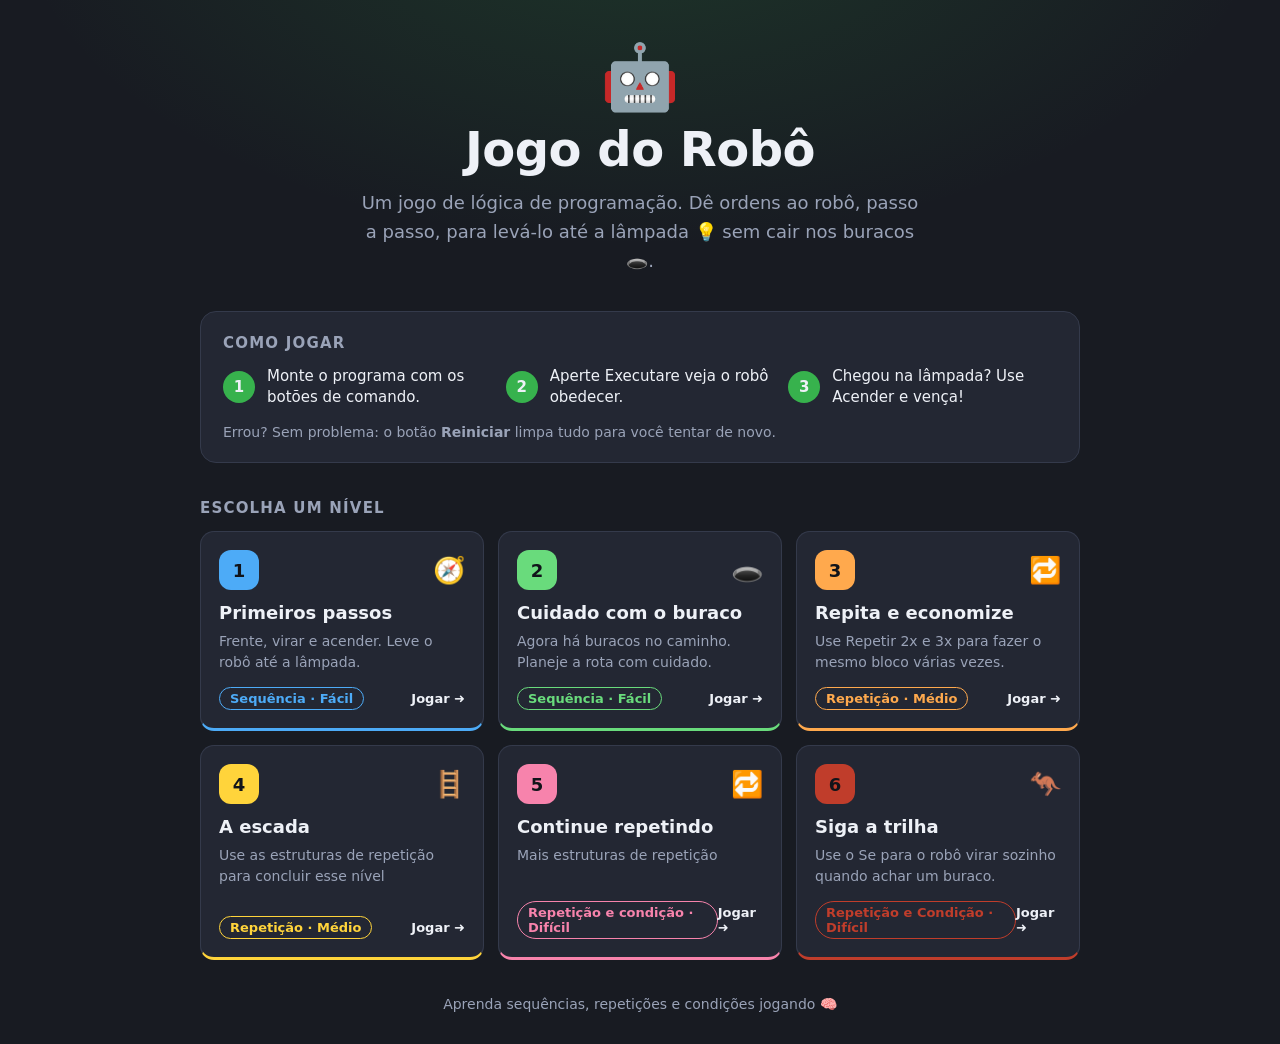
<file: index.html>
<!DOCTYPE html>
<html lang="pt-BR">
<head>
    <meta charset="UTF-8">
    <meta name="viewport" content="width=device-width, initial-scale=1.0">
    <title>robô - Menu</title>
    <link rel="stylesheet" href="style.css">
</head>

<body>
    <main class="menu">

        <header class="hero">
            <div class="hero-robo" aria-hidden="true">🤖</div>
            <h1>Jogo do Robô</h1>
            <p class="lead">
                Um jogo de lógica de programação. Dê ordens ao robô, passo a passo,
                para levá-lo até a lâmpada 💡 sem cair nos buracos 🕳️.
            </p>
        </header>

        <section class="como-jogar" aria-labelledby="como-titulo">
            <h2 id="como-titulo">Como jogar</h2>
            <ol class="passos">
                <li><span>1</span> Monte o programa com os botões de comando.</li>
                <li><span>2</span> Aperte Executare veja o robô obedecer.</li>
                <li><span>3</span> Chegou na lâmpada? Use Acender e vença!</li>
            </ol>
            <p class="dica">Errou? Sem problema: o botão <strong>Reiniciar</strong> limpa tudo para você tentar de novo.</p>
        </section>

        <section aria-labelledby="niveis-titulo">
            <h2 id="niveis-titulo">Escolha um nível</h2>
            <div id="niveis" class="niveis"></div>
        </section>

        <footer class="rodape">Aprenda sequências, repetições e condições jogando 🧠</footer>

    </main>

    <script src="script.js"></script>
</body>
</html>
</file>
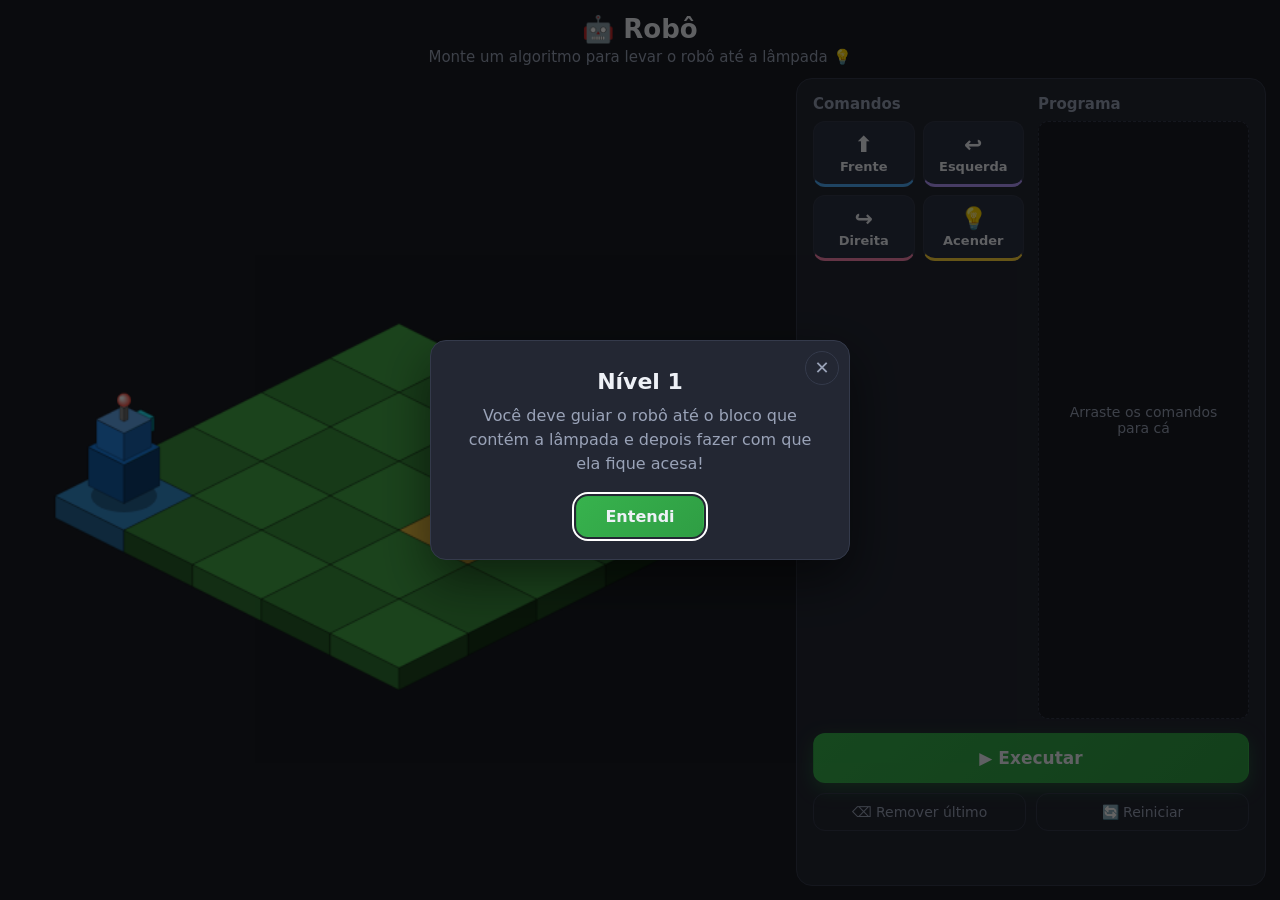
<file: nv1/nv1.html>
<!DOCTYPE html>
<html lang="pt-BR">
<head>
    <meta charset="UTF-8">
    <meta name="viewport" content="width=device-width, initial-scale=1.0">
    <title>Jogo do Robô</title>
    <link rel="stylesheet" href="nv1.css">
</head>

<body>
    <main class="jogo">

        <header class="topo">
            <h1>🤖 Robô</h1>
            <p>Monte um algoritmo para levar o robô até a lâmpada 💡</p>
        </header>

        <section class="palco">
            <canvas id="tabuleiro" width="560" height="430" aria-label="Tabuleiro isométrico 3D"></canvas>
        </section>

        <aside class="painel">

            <div class="editor">

                <!-- Comandos: arraste para a área "Programa" -->
                <div class="paleta">
                    <h2>Comandos</h2>
                    <div class="botoes">
                        <button class="cmd cmd-frente" data-comando="frente"><span>⬆️</span>Frente</button>
                        <button class="cmd cmd-esquerda" data-comando="esquerda"><span>↩️</span>Esquerda</button>
                        <button class="cmd cmd-direita" data-comando="direita"><span>↪️</span>Direita</button>
                        <button class="cmd cmd-acender" data-comando="acender"><span>💡</span>Acender</button>
                    </div>
                </div>

                <!-- Programa: um comando embaixo do outro -->
                <div class="coluna-programa">
                    <h2>Programa</h2>
                    <div id="programa" aria-label="Programa: solte os comandos aqui"></div>
                </div>

            </div>

            <div class="controles">
                <button class="exec" onclick="executar()">▶ Executar</button>
                <button class="sec" onclick="removerUltimo()">⌫ Remover último</button>
                <button class="sec" onclick="reiniciar()">🔄 Reiniciar</button>
            </div>

            <p id="mensagem"></p>
        </aside>

            <!-- Janela de aviso -->
    <div id="aviso" class="aviso-fundo" role="dialog" aria-modal="true" aria-labelledby="aviso-titulo" hidden>
        <div class="aviso-janela">
            <button class="aviso-fechar" onclick="fecharAviso()" aria-label="Fechar">✕</button>
            <h2 id="aviso-titulo"></h2>
            <p id="aviso-texto"></p>
            <button class="aviso-ok" onclick="fecharAviso()">Entendi</button>
        </div>
    </div>

    </main>


        <!-- Janela de vitória -->
    <div id="vitoria" class="aviso-fundo" role="dialog" aria-modal="true" aria-labelledby="vitoria-titulo" hidden>
        <div class="aviso-janela">
            <button class="aviso-fechar" onclick="fecharVitoria()" aria-label="Fechar">✕</button>
            <h2 id="vitoria-titulo">🎉 Parabéns!</h2>
            <p>Você acendeu a lâmpada e completou este nível!!!</p>
            <a class="aviso-ok" href="../nv2/nv2.html">Próximo nível ➜</a>
        </div>
    </div>

    <script src="nv1.js"></script>
</body>
</html>
</file>
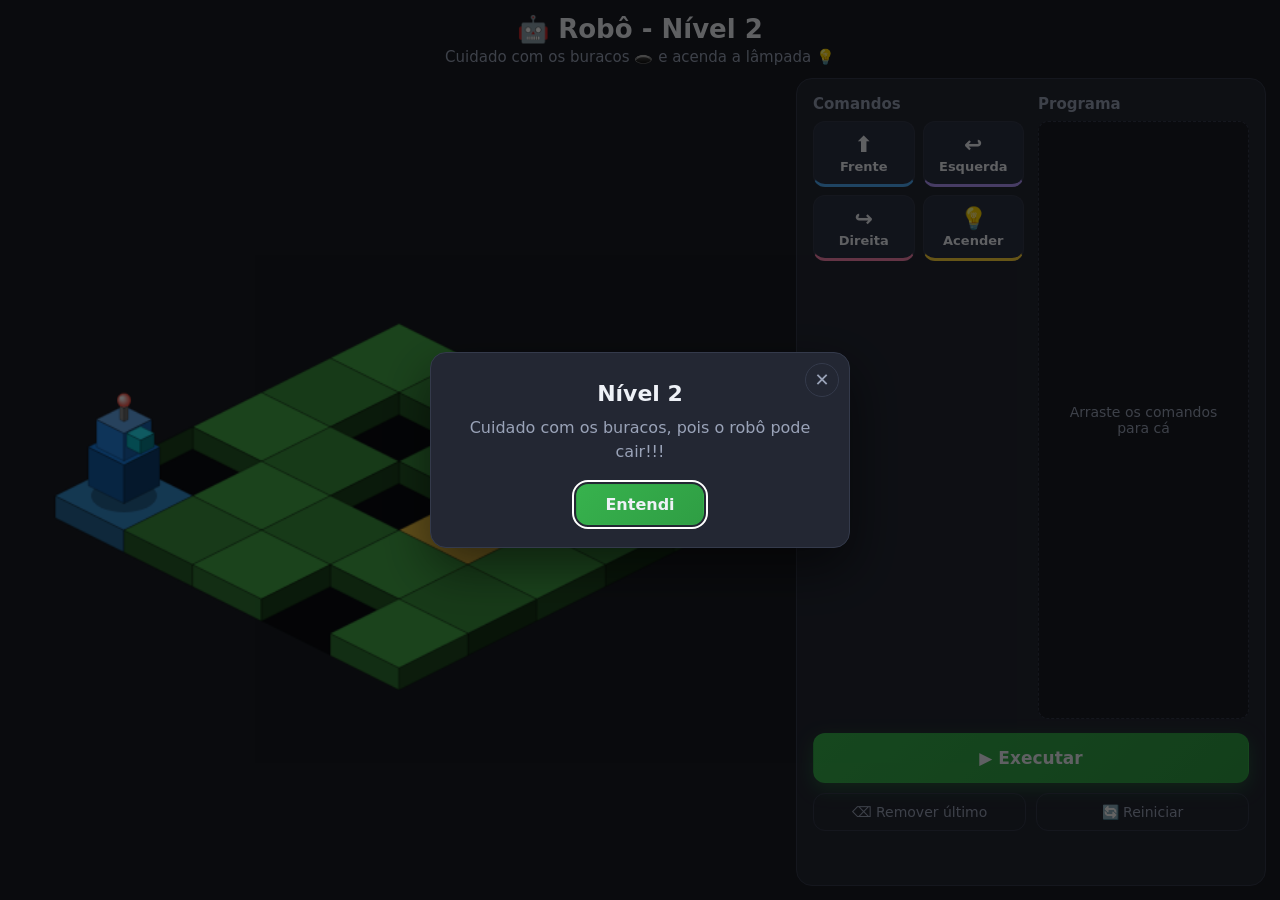
<file: nv2/nv2.html>
<!DOCTYPE html>
<html lang="pt-BR">
<head>
    <meta charset="UTF-8">
    <meta name="viewport" content="width=device-width, initial-scale=1.0">
    <title>Jogo do Robô - Nível 2</title>
    <link rel="stylesheet" href="nv2.css">
</head>

<body>
    <main class="jogo">

        <header class="topo">
            <h1>🤖 Robô - Nível 2</h1>
            <p>Cuidado com os buracos 🕳️ e acenda a lâmpada 💡</p>
        </header>

        <section class="palco">
            <canvas id="tabuleiro" width="560" height="430" aria-label="Tabuleiro isométrico 3D"></canvas>
        </section>

        <aside class="painel">

            <div class="editor">

                <!-- Comandos: arraste para a área "Programa" -->
                <div class="paleta">
                    <h2>Comandos</h2>
                    <div class="botoes">
                        <button class="cmd cmd-frente" data-comando="frente"><span>⬆️</span>Frente</button>
                        <button class="cmd cmd-esquerda" data-comando="esquerda"><span>↩️</span>Esquerda</button>
                        <button class="cmd cmd-direita" data-comando="direita"><span>↪️</span>Direita</button>
                        <button class="cmd cmd-acender" data-comando="acender"><span>💡</span>Acender</button>
                    </div>
                </div>

                <!-- Programa: um comando embaixo do outro -->
                <div class="coluna-programa">
                    <h2>Programa</h2>
                    <div id="programa" aria-label="Programa: solte os comandos aqui"></div>
                </div>

            </div>

            <div class="controles">
                <button class="exec" onclick="executar()">▶ Executar</button>
                <button class="sec" onclick="removerUltimo()">⌫ Remover último</button>
                <button class="sec" onclick="reiniciar()">🔄 Reiniciar</button>
            </div>

            <p id="mensagem"></p>
        </aside>

    </main>


        <!-- Janela de aviso -->
    <div id="aviso" class="aviso-fundo" role="dialog" aria-modal="true" aria-labelledby="aviso-titulo" hidden>
        <div class="aviso-janela">
            <button class="aviso-fechar" onclick="fecharAviso()" aria-label="Fechar">✕</button>
            <h2 id="aviso-titulo"></h2>
            <p id="aviso-texto"></p>
            <button class="aviso-ok" onclick="fecharAviso()">Entendi</button>
        </div>
    </div>


        <!-- Janela de vitória -->
    <div id="vitoria" class="aviso-fundo" role="dialog" aria-modal="true" aria-labelledby="vitoria-titulo" hidden>
        <div class="aviso-janela">
            <button class="aviso-fechar" onclick="fecharVitoria()" aria-label="Fechar">✕</button>
            <h2 id="vitoria-titulo">🎉 Parabéns!</h2>
            <p>Parabéns!!! Você conseguiu desviar dos buracos!</p>
            <a class="aviso-ok" href="../nv3/nv3.html">Próximo nível ➜</a>
        </div>
    </div>

    <script src="nv2.js"></script>
</body>
</html>
</file>
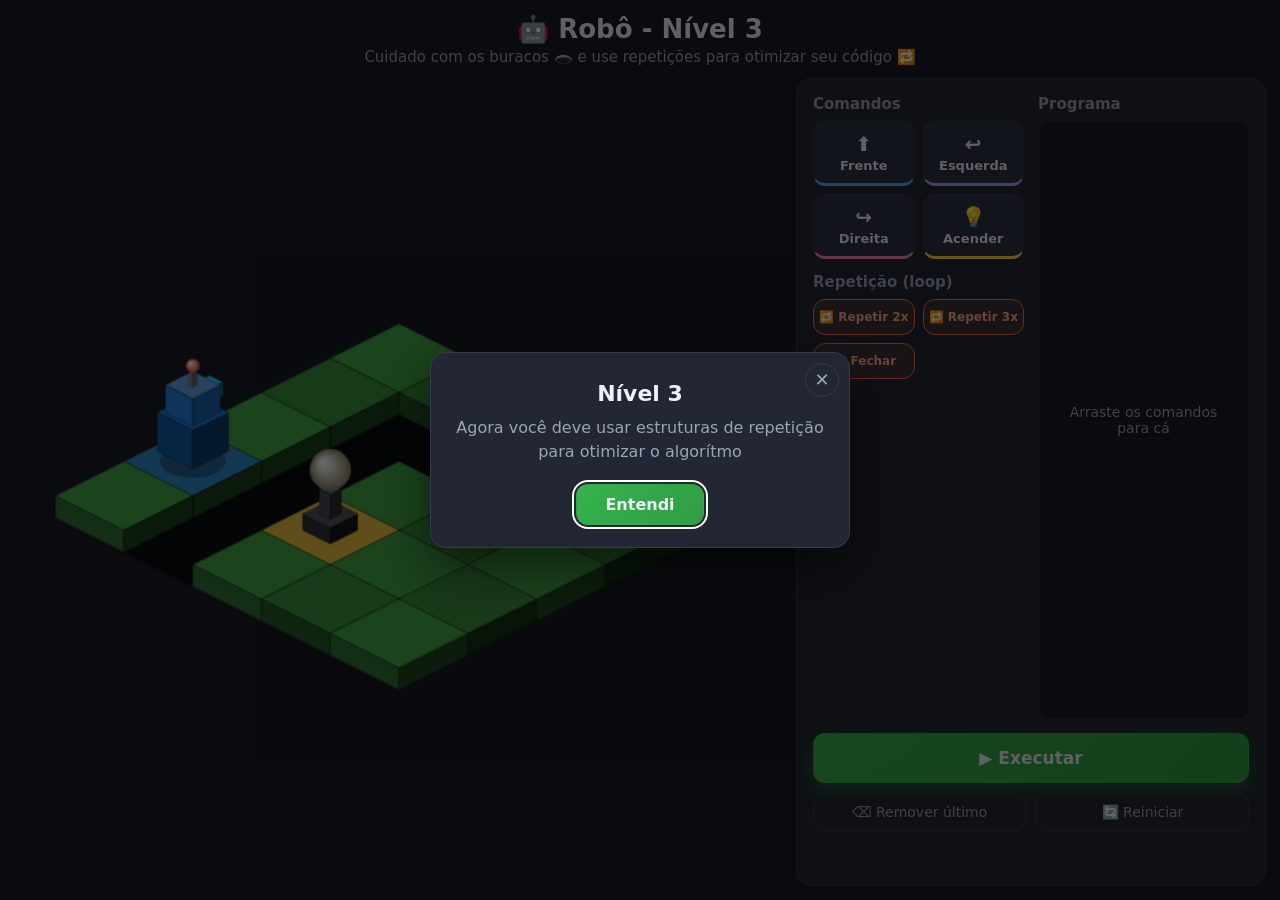
<file: nv3/nv3.html>
<!DOCTYPE html>
<html lang="pt-BR">
<head>
    <meta charset="UTF-8">
    <meta name="viewport" content="width=device-width, initial-scale=1.0">
    <title>Jogo do Robô - Nível 3</title>
    <link rel="stylesheet" href="nv3.css">
</head>

<body>
    <main class="jogo">

        <header class="topo">
            <h1>🤖 Robô - Nível 3</h1>
            <p>Cuidado com os buracos 🕳️ e use repetições para otimizar seu código 🔁</p>
        </header>

        <section class="palco">
            <canvas id="tabuleiro" width="560" height="430" aria-label="Tabuleiro isométrico 3D"></canvas>
        </section>

        <aside class="painel">

            <div class="editor">

                <!-- Comandos: arraste para a área "Programa" -->
                <div class="paleta">
                    <h2>Comandos</h2>
                    <div class="botoes">
                        <button class="cmd cmd-frente" data-comando="frente"><span>⬆️</span>Frente</button>
                        <button class="cmd cmd-esquerda" data-comando="esquerda"><span>↩️</span>Esquerda</button>
                        <button class="cmd cmd-direita" data-comando="direita"><span>↪️</span>Direita</button>
                        <button class="cmd cmd-acender" data-comando="acender"><span>💡</span>Acender</button>
                    </div>

                    <h2 class="sub">Repetição (loop)</h2>
                    <div class="loops">
                        <button class="loop" data-comando="repetir2">🔁 Repetir 2x</button>
                        <button class="loop" data-comando="repetir3">🔁 Repetir 3x</button>
                        <button class="loop" data-comando="fimRepetir">🛑 Fechar</button>
                    </div>
                </div>

                <!-- Programa: um comando embaixo do outro -->
                <div class="coluna-programa">
                    <h2>Programa</h2>
                    <div id="programa" aria-label="Programa: solte os comandos aqui"></div>
                </div>

            </div>

            <div class="controles">
                <button class="exec" onclick="executar()">▶ Executar</button>
                <button class="sec" onclick="removerUltimo()">⌫ Remover último</button>
                <button class="sec" onclick="reiniciar()">🔄 Reiniciar</button>
            </div>

            <p id="mensagem"></p>
        </aside>

    </main>

        <!-- Janela de aviso -->
    <div id="aviso" class="aviso-fundo" role="dialog" aria-modal="true" aria-labelledby="aviso-titulo" hidden>
        <div class="aviso-janela">
            <button class="aviso-fechar" onclick="fecharAviso()" aria-label="Fechar">✕</button>
            <h2 id="aviso-titulo"></h2>
            <p id="aviso-texto"></p>
            <button class="aviso-ok" onclick="fecharAviso()">Entendi</button>
        </div>
    </div>

    <!-- Janela de vitória -->
    <div id="vitoria" class="aviso-fundo" role="dialog" aria-modal="true" aria-labelledby="vitoria-titulo" hidden>
        <div class="aviso-janela">
            <button class="aviso-fechar" onclick="fecharVitoria()" aria-label="Fechar">✕</button>
            <h2 id="vitoria-titulo">🎉 Parabéns!</h2>
            <p>Parabéns ! Você conseguiu usar as estruturas de repetição para criar um algorítmo mais limpo!</p>
            <a class="aviso-ok" href="../nv4/nv4.html">Próximo nível ➜</a>
        </div>
    </div>

    <script src="nv3.js"></script>
</body>
</html>
</file>
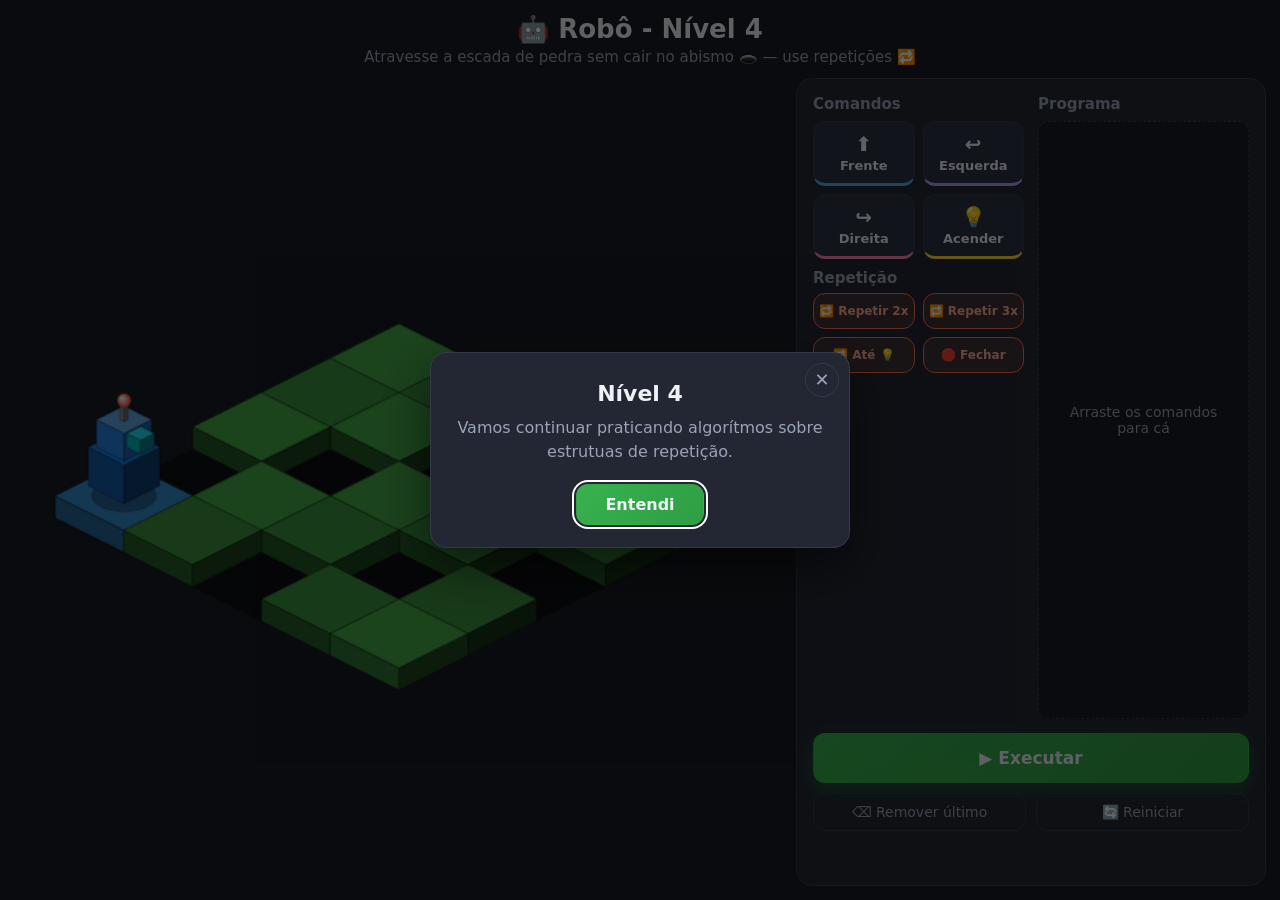
<file: nv4/nv4.html>
<!DOCTYPE html>
<html lang="pt-BR">
<head>
    <meta charset="UTF-8">
    <meta name="viewport" content="width=device-width, initial-scale=1.0">
    <title>Jogo do Robô - Nível 4</title>
    <link rel="stylesheet" href="nv4.css">
</head>

<body>
    <main class="jogo">

        <header class="topo">
            <h1>🤖 Robô - Nível 4</h1>
            <p>Atravesse a escada de pedra sem cair no abismo 🕳️ — use repetições 🔁</p>
        </header>

        <section class="palco">
            <canvas id="tabuleiro" width="560" height="430" aria-label="Tabuleiro isométrico 3D"></canvas>
        </section>

        <aside class="painel">

            <div class="editor">

                <!-- Comandos: arraste para a área "Programa" -->
                <div class="paleta">
                    <h2>Comandos</h2>
                    <div class="botoes">
                        <button class="cmd cmd-frente" data-comando="frente"><span>⬆️</span>Frente</button>
                        <button class="cmd cmd-esquerda" data-comando="esquerda"><span>↩️</span>Esquerda</button>
                        <button class="cmd cmd-direita" data-comando="direita"><span>↪️</span>Direita</button>
                        <button class="cmd cmd-acender" data-comando="acender"><span>💡</span>Acender</button>
                    </div>

                    <h2 class="sub">Repetição</h2>
                    <div class="loops dois">
                        <button class="loop" data-comando="repetir2">🔁 Repetir 2x</button>
                        <button class="loop" data-comando="repetir3">🔁 Repetir 3x</button>
                        <button class="loop" data-comando="repetirAte">🔁 Até 💡</button>
                        <button class="loop" data-comando="fimRepetir">🛑 Fechar</button>
                    </div>
                </div>

                <!-- Programa: um comando embaixo do outro -->
                <div class="coluna-programa">
                    <h2>Programa</h2>
                    <div id="programa" aria-label="Programa: solte os comandos aqui"></div>
                </div>

            </div>

            <div class="controles">
                <button class="exec" onclick="executar()">▶ Executar</button>
                <button class="sec" onclick="removerUltimo()">⌫ Remover último</button>
                <button class="sec" onclick="reiniciar()">🔄 Reiniciar</button>
            </div>

            <p id="mensagem"></p>
        </aside>

    </main>

        <!-- Janela de aviso -->
    <div id="aviso" class="aviso-fundo" role="dialog" aria-modal="true" aria-labelledby="aviso-titulo" hidden>
        <div class="aviso-janela">
            <button class="aviso-fechar" onclick="fecharAviso()" aria-label="Fechar">✕</button>
            <h2 id="aviso-titulo"></h2>
            <p id="aviso-texto"></p>
            <button class="aviso-ok" onclick="fecharAviso()">Entendi</button>
        </div>
    </div>

    <!-- Janela de vitória -->
    <div id="vitoria" class="aviso-fundo" role="dialog" aria-modal="true" aria-labelledby="vitoria-titulo" hidden>
        <div class="aviso-janela">
            <button class="aviso-fechar" onclick="fecharVitoria()" aria-label="Fechar">✕</button>
            <h2 id="vitoria-titulo">🎉 Parabéns!</h2>
            <p>Mais um nível concluído!!</p>
            <a class="aviso-ok" href="../nv5/nv5.html">Próximo nível ➜</a>
        </div>
    </div>
    
    <script src="nv4.js"></script>
</body>
</html>
</file>
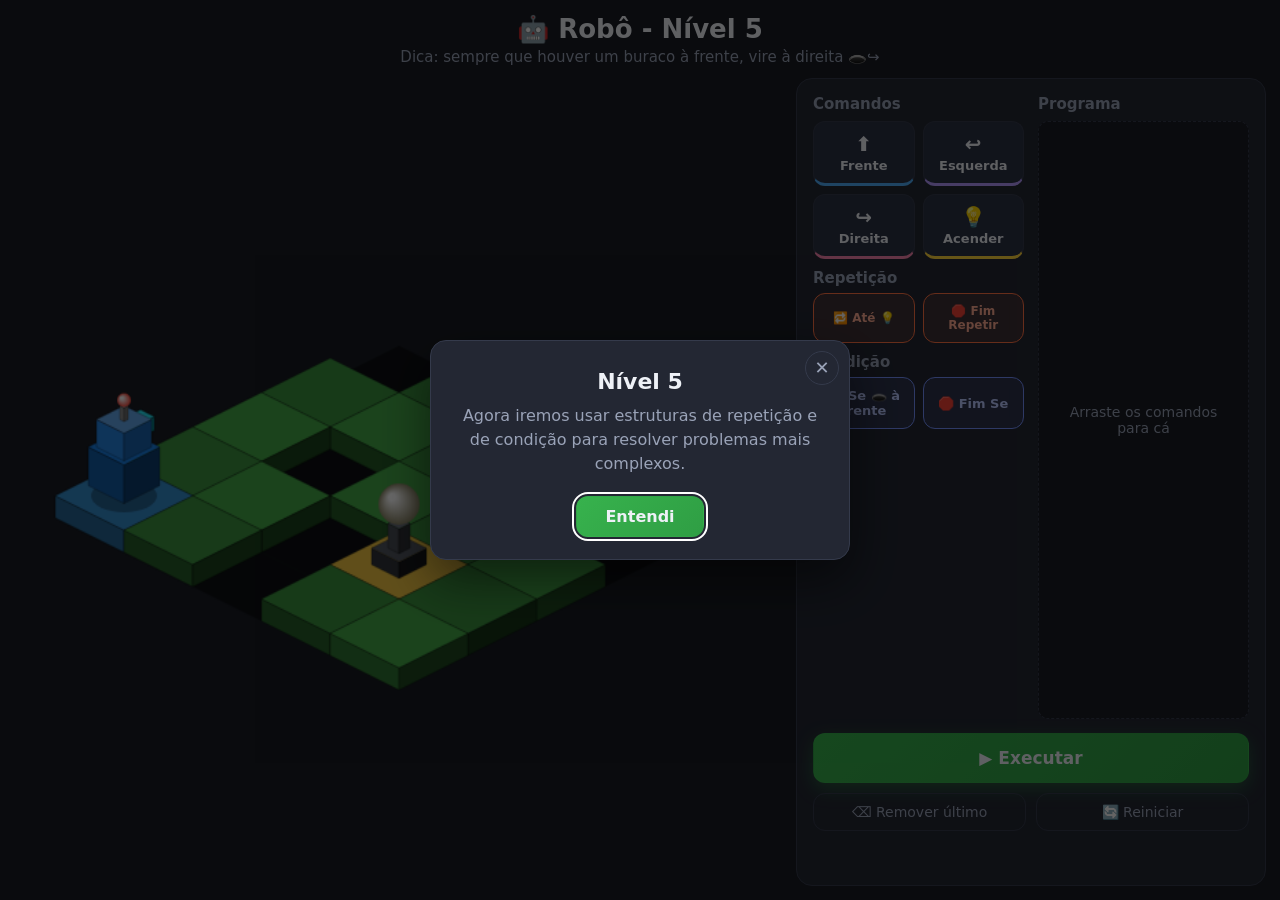
<file: nv5/nv5.html>
<!DOCTYPE html>
<html lang="pt-BR">
<head>
    <meta charset="UTF-8">
    <meta name="viewport" content="width=device-width, initial-scale=1.0">
    <title>Jogo do Robô - Nível 5</title>
    <link rel="stylesheet" href="nv5.css">
</head>

<body>
    <main class="jogo">

        <header class="topo">
            <h1>🤖 Robô - Nível 5</h1>
            <p>Dica: sempre que houver um buraco à frente, vire à direita 🕳️↪️</p>
        </header>

        <section class="palco">
            <canvas id="tabuleiro" width="560" height="430" aria-label="Tabuleiro isométrico 3D"></canvas>
        </section>

        <aside class="painel">

            <div class="editor">

                <!-- Comandos: arraste para a área "Programa" -->
                <div class="paleta">
                    <h2>Comandos</h2>
                    <div class="botoes">
                        <button class="cmd cmd-frente" data-comando="frente"><span>⬆️</span>Frente</button>
                        <button class="cmd cmd-esquerda" data-comando="esquerda"><span>↩️</span>Esquerda</button>
                        <button class="cmd cmd-direita" data-comando="direita"><span>↪️</span>Direita</button>
                        <button class="cmd cmd-acender" data-comando="acender"><span>💡</span>Acender</button>
                    </div>

                    <h2 class="sub">Repetição</h2>
                    <div class="loops dois">
                        <button class="loop" data-comando="repetirAte">🔁 Até 💡</button>
                        <button class="loop" data-comando="fimRepetir">🛑 Fim Repetir</button>
                    </div>

                    <h2 class="sub">Condição</h2>
                    <div class="loops dois">
                        <button class="cond" data-comando="seBuraco">❓ Se 🕳️ à frente</button>
                        <button class="cond" data-comando="fimSe">🛑 Fim Se</button>
                    </div>
                </div>

                <!-- Programa: um comando embaixo do outro -->
                <div class="coluna-programa">
                    <h2>Programa</h2>
                    <div id="programa" aria-label="Programa: solte os comandos aqui"></div>
                </div>

            </div>

            <div class="controles">
                <button class="exec" onclick="executar()">▶ Executar</button>
                <button class="sec" onclick="removerUltimo()">⌫ Remover último</button>
                <button class="sec" onclick="reiniciar()">🔄 Reiniciar</button>
            </div>

            <p id="mensagem"></p>
        </aside>

    </main>

        <!-- Janela de aviso -->
    <div id="aviso" class="aviso-fundo" role="dialog" aria-modal="true" aria-labelledby="aviso-titulo" hidden>
        <div class="aviso-janela">
            <button class="aviso-fechar" onclick="fecharAviso()" aria-label="Fechar">✕</button>
            <h2 id="aviso-titulo"></h2>
            <p id="aviso-texto"></p>
            <button class="aviso-ok" onclick="fecharAviso()">Entendi</button>
        </div>
    </div>

    <!-- Janela de vitória -->
    <div id="vitoria" class="aviso-fundo" role="dialog" aria-modal="true" aria-labelledby="vitoria-titulo" hidden>
        <div class="aviso-janela">
            <button class="aviso-fechar" onclick="fecharVitoria()" aria-label="Fechar">✕</button>
            <h2 id="vitoria-titulo">🎉 Parabéns!</h2>
            <p>Parabéns! Você está quase no final!!</p>
            <a class="aviso-ok" href="../nv6/nv6.html">Próximo nível ➜</a>
        </div>
    </div>

    <script src="nv5.js"></script>
</body>
</html>
</file>
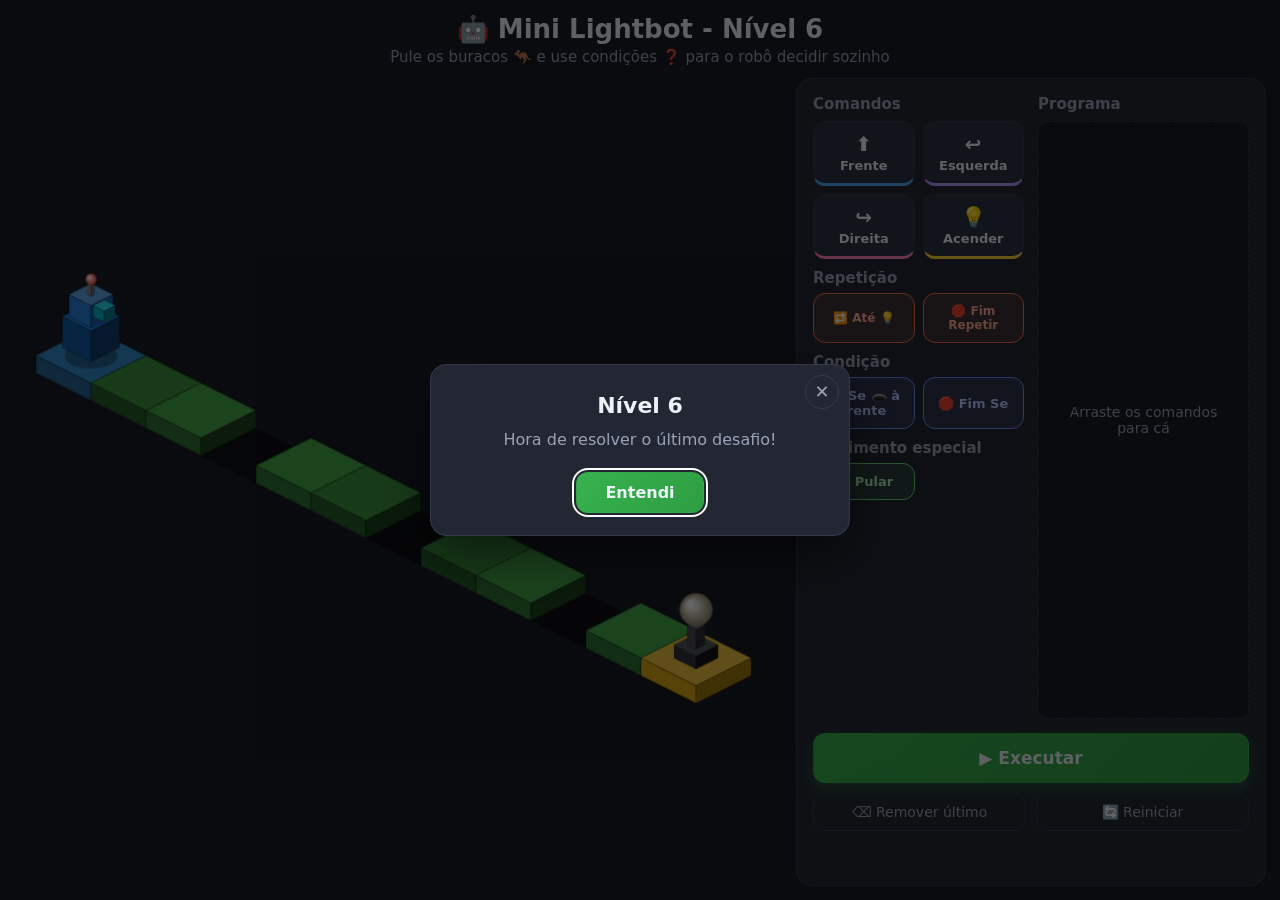
<file: nv6/nv6.html>
<!DOCTYPE html>
<html lang="pt-BR">
<head>
    <meta charset="UTF-8">
    <meta name="viewport" content="width=device-width, initial-scale=1.0">
    <title>Jogo do Robô - Nível 6</title>
    <link rel="stylesheet" href="nv6.css">
</head>

<body>
    <main class="jogo">

        <header class="topo">
            <h1>🤖 Mini Lightbot - Nível 6</h1>
            <p>Pule os buracos 🦘 e use condições ❓ para o robô decidir sozinho</p>
        </header>

        <section class="palco">
            <canvas id="tabuleiro" width="700" height="460" aria-label="Reta isométrica 3D com 12 blocos"></canvas>
        </section>

        <aside class="painel">

            <div class="editor">

                <!-- Comandos: arraste para a área "Programa" -->
                <div class="paleta">
                    <h2>Comandos</h2>
                    <div class="botoes">
                        <button class="cmd cmd-frente" data-comando="frente"><span>⬆️</span>Frente</button>
                        <button class="cmd cmd-esquerda" data-comando="esquerda"><span>↩️</span>Esquerda</button>
                        <button class="cmd cmd-direita" data-comando="direita"><span>↪️</span>Direita</button>
                        <button class="cmd cmd-acender" data-comando="acender"><span>💡</span>Acender</button>
                    </div>

                    <h2 class="sub">Repetição</h2>
                    <div class="loops dois">
                        <button class="loop" data-comando="repetirAte">🔁 Até 💡</button>
                        <button class="loop" data-comando="fimRepetir">🛑 Fim Repetir</button>
                    </div>

                    <h2 class="sub">Condição</h2>
                    <div class="loops dois">
                        <button class="cond" data-comando="seBuraco">❓ Se 🕳️ à frente</button>
                        <button class="cond" data-comando="fimSe">🛑 Fim Se</button>
                    </div>

                    <h2 class="sub">Movimento especial</h2>
                    <div class="loops um">
                        <button class="pulo" data-comando="pular">🦘 Pular</button>
                    </div>
                </div>

                <!-- Programa: um comando embaixo do outro -->
                <div class="coluna-programa">
                    <h2>Programa</h2>
                    <div id="programa" aria-label="Programa: solte os comandos aqui"></div>
                </div>

            </div>

            <div class="controles">
                <button class="exec" onclick="executar()">▶ Executar</button>
                <button class="sec" onclick="removerUltimo()">⌫ Remover último</button>
                <button class="sec" onclick="reiniciar()">🔄 Reiniciar</button>
            </div>

            <p id="mensagem"></p>
        </aside>

    </main>

        <!-- Janela de aviso -->
    <div id="aviso" class="aviso-fundo" role="dialog" aria-modal="true" aria-labelledby="aviso-titulo" hidden>
        <div class="aviso-janela">
            <button class="aviso-fechar" onclick="fecharAviso()" aria-label="Fechar">✕</button>
            <h2 id="aviso-titulo"></h2>
            <p id="aviso-texto"></p>
            <button class="aviso-ok" onclick="fecharAviso()">Entendi</button>
        </div>
    </div>

    <!-- Janela de vitória -->
    <div id="vitoria" class="aviso-fundo" role="dialog" aria-modal="true" aria-labelledby="vitoria-titulo" hidden>
        <div class="aviso-janela">
            <button class="aviso-fechar" onclick="fecharVitoria()" aria-label="Fechar">✕</button>
            <h2 id="vitoria-titulo">🎉 Parabéns!</h2>
            <p>Você terminou o jogo!!!</p>
            <a class="aviso-ok" href="../index.html">Voltar ao Menu ➜</a>
        </div>
    </div>

    <script src="nv6.js"></script>
</body>
</html>
</file>
<file: style.css>
* {
    box-sizing: border-box;
}

:root {
    --fundo: #181b22;
    --painel: #232733;
    --linha: #343a4b;
    --texto: #eef1f7;
    --suave: #9aa3b8;
    --verde: #37b24d;
}

body {
    margin: 0;
    min-height: 100dvh;
    font-family: "Segoe UI", system-ui, Arial, sans-serif;
    background:
        radial-gradient(900px 500px at 50% -10%, rgba(55, 178, 77, .18), transparent 70%),
        var(--fundo);
    color: var(--texto);
}

.menu {
    max-width: 920px;
    margin: 0 auto;
    padding: 40px 20px 32px;
}

h2 {
    margin: 0 0 14px;
    font-size: 15px;
    font-weight: 600;
    letter-spacing: .08em;
    text-transform: uppercase;
    color: var(--suave);
}

/* ===== Apresentação ===== */
.hero {
    text-align: center;
    margin-bottom: 36px;
}

.hero-robo {
    display: inline-block;
    font-size: 64px;
    animation: flutuar 3s ease-in-out infinite;
}

.hero h1 {
    margin: 6px 0 12px;
    font-size: clamp(32px, 6vw, 48px);
    letter-spacing: -.5px;
}

.lead {
    max-width: 560px;
    margin: 0 auto;
    font-size: 18px;
    line-height: 1.6;
    color: var(--suave);
}

@keyframes flutuar {
    0%, 100% { transform: translateY(0); }
    50% { transform: translateY(-8px); }
}

/* ===== Como jogar ===== */
.como-jogar {
    margin-bottom: 36px;
    padding: 22px;
    background: var(--painel);
    border: 1px solid var(--linha);
    border-radius: 16px;
}

.passos {
    margin: 0;
    padding: 0;
    list-style: none;
    display: grid;
    grid-template-columns: repeat(3, 1fr);
    gap: 14px;
}

.passos li {
    display: flex;
    align-items: center;
    gap: 12px;
    font-size: 15px;
    line-height: 1.4;
}

.passos span {
    flex: none;
    width: 32px;
    height: 32px;
    display: grid;
    place-items: center;
    font-weight: 700;
    border-radius: 50%;
    background: var(--verde);
}

.dica {
    margin: 16px 0 0;
    font-size: 14px;
    color: var(--suave);
}

/* ===== Níveis ===== */
.niveis {
    display: grid;
    grid-template-columns: repeat(auto-fill, minmax(260px, 1fr));
    gap: 14px;
}

.nivel {
    display: flex;
    flex-direction: column;
    gap: 8px;
    padding: 18px;
    color: inherit;
    text-decoration: none;
    background: var(--painel);
    border: 1px solid var(--linha);
    border-bottom: 3px solid var(--acento);
    border-radius: 14px;
    transition: transform .15s, box-shadow .15s, border-color .15s;
    animation: entrar .4s ease both;
}

.nivel:hover {
    transform: translateY(-4px);
    box-shadow: 0 12px 28px rgba(0, 0, 0, .4);
}

.nivel:focus-visible {
    outline: 2px solid #fff;
    outline-offset: 3px;
}

.nivel-topo {
    display: flex;
    align-items: center;
    justify-content: space-between;
}

.nivel-numero {
    width: 40px;
    height: 40px;
    display: grid;
    place-items: center;
    font-size: 18px;
    font-weight: 700;
    border-radius: 12px;
    background: var(--acento);
    color: #11141a;
}

.nivel-icone { font-size: 26px; }

.nivel h3 {
    margin: 4px 0 0;
    font-size: 18px;
}

.nivel p {
    margin: 0;
    flex: 1;
    font-size: 14px;
    line-height: 1.5;
    color: var(--suave);
}

.nivel-rodape {
    display: flex;
    align-items: center;
    justify-content: space-between;
    margin-top: 6px;
    font-size: 13px;
}

.etiqueta {
    padding: 3px 10px;
    font-weight: 600;
    border-radius: 999px;
    border: 1px solid var(--acento);
    color: var(--acento);
}

.jogar {
    font-weight: 700;
    color: var(--texto);
}

@keyframes entrar {
    from { opacity: 0; transform: translateY(10px); }
    to { opacity: 1; transform: none; }
}

.rodape {
    margin-top: 36px;
    text-align: center;
    font-size: 14px;
    color: var(--suave);
}

@media (max-width: 640px) {
    .menu { padding-top: 24px; }
    .passos { grid-template-columns: 1fr; }
    .lead { font-size: 16px; }
}

@media (prefers-reduced-motion: reduce) {
    .hero-robo, .nivel { animation: none; }
    .nivel { transition: none; }
}
</file>
<file: nv1/nv1.css>
* {
    box-sizing: border-box;
}

:root {
    --fundo: #181b22;
    --painel: #232733;
    --linha: #343a4b;
    --texto: #eef1f7;
    --suave: #9aa3b8;
}

html, body {
    height: 100%;
}

body {
    margin: 0;
    font-family: "Segoe UI", system-ui, Arial, sans-serif;
    background: var(--fundo);
    color: var(--texto);
}

/* Tudo cabe na tela: tabuleiro + botões */
.jogo {
    height: 100dvh;
    padding: 14px;
    display: grid;
    gap: 12px;
    grid-template-columns: 1fr 360px;
    grid-template-rows: auto minmax(0, 1fr);
    grid-template-areas:
        "topo   topo"
        "palco  painel";
}

.topo { grid-area: topo; text-align: center; }
.palco { grid-area: palco; }
.painel { grid-area: painel; }

h1 { margin: 0; font-size: 26px; }
.topo p { margin: 4px 0 0; color: var(--suave); font-size: 15px; }
h2 { margin: 0 0 8px; font-size: 15px; color: var(--suave); font-weight: 600; }

.palco {
    min-height: 0;
    display: flex;
    align-items: center;
    justify-content: center;
}

#tabuleiro {
    width: 100%;
    height: 100%;
    object-fit: contain;
}

.painel {
    min-height: 0;
    overflow-y: auto;
    padding: 16px;
    background: var(--painel);
    border: 1px solid var(--linha);
    border-radius: 16px;
    display: flex;
    flex-direction: column;
}

/* Lista de comandos */
#programa {
    min-height: 56px;
    margin-bottom: 14px;
    padding: 8px;
    display: flex;
    flex-wrap: wrap;
    align-content: flex-start;
    gap: 6px;
    background: var(--fundo);
    border: 1px dashed var(--linha);
    border-radius: 10px;
}

.comando {
    background: #2e3447;
    border-radius: 8px;
    padding: 5px 9px;
    font-size: 13px;
}

/* Botões */
button {
    font: inherit;
    color: var(--texto);
    border: 1px solid transparent;
    border-radius: 12px;
    cursor: pointer;
    transition: transform .12s, background .15s, border-color .15s, box-shadow .15s;
}

button:hover { transform: translateY(-2px); }
button:active { transform: translateY(0) scale(.97); }
button:focus-visible { outline: 2px solid #fff; outline-offset: 2px; }

.botoes {
    display: grid;
    grid-template-columns: 1fr 1fr;
    gap: 10px;
}

.cmd {
    display: flex;
    flex-direction: column;
    align-items: center;
    gap: 2px;
    padding: 10px 8px;
    font-size: 14px;
    font-weight: 600;
    background: #2b3144;
    border-color: var(--linha);
    border-bottom: 3px solid var(--acento);
}

.cmd span { font-size: 22px; }
.cmd:hover { background: #343b52; }

.cmd-frente   { --acento: #4dabf7; }
.cmd-esquerda { --acento: #b197fc; }
.cmd-direita  { --acento: #f783ac; }
.cmd-acender  { --acento: #ffd43b; }

.controles {
    margin-top: 14px;
    display: grid;
    grid-template-columns: 1fr 1fr;
    gap: 10px;
}

.exec {
    grid-column: 1 / -1;
    padding: 14px;
    font-size: 17px;
    font-weight: 700;
    background: linear-gradient(135deg, #37b24d, #2f9e44);
    box-shadow: 0 6px 18px rgba(55, 178, 77, .35);
}

.exec:hover { box-shadow: 0 8px 22px rgba(55, 178, 77, .5); }

.sec {
    padding: 10px;
    font-size: 14px;
    background: transparent;
    border-color: var(--linha);
    color: var(--suave);
}

.sec:hover { background: #2b3144; color: var(--texto); }

#mensagem {
    margin: 14px 0 0;
    min-height: 24px;
    font-size: 16px;
    font-weight: 600;
    text-align: center;
}

/* Telas estreitas: tabuleiro em cima, painel embaixo */
@media (max-width: 800px) {
    .jogo {
        padding: 10px;
        gap: 8px;
        grid-template-columns: 1fr;
        grid-template-rows: auto minmax(0, 1fr) auto;
        grid-template-areas: "topo" "palco" "painel";
    }

    h1 { font-size: 20px; }
    .topo p { display: none; }
    .painel { padding: 10px; overflow: visible; }
    h2 { display: none; }
    #programa { min-height: 44px; margin-bottom: 8px; }
    .botoes { grid-template-columns: repeat(4, 1fr); gap: 6px; }
    .cmd { padding: 6px 2px; font-size: 12px; }
    .cmd span { font-size: 18px; }
    .controles { margin-top: 8px; gap: 6px; }
    .exec { padding: 10px; font-size: 15px; }
    .sec { padding: 8px; }
    #mensagem { margin-top: 6px; font-size: 14px; min-height: 20px; }
}

@media (prefers-reduced-motion: reduce) {
    button { transition: none; }
}

/* ===== Janela de aviso ===== */
.aviso-fundo {
    position: fixed;
    inset: 0;
    z-index: 100;
    padding: 16px;
    display: flex;
    align-items: center;
    justify-content: center;
    background: rgba(0, 0, 0, .6);
}

.aviso-fundo[hidden] { display: none; }

.aviso-janela {
    position: relative;
    width: 100%;
    max-width: 420px;
    padding: 28px 24px 22px;
    text-align: center;
    background: var(--painel);
    border: 1px solid var(--linha);
    border-radius: 16px;
    box-shadow: 0 20px 50px rgba(0, 0, 0, .5);
}

.aviso-janela h2 {
    margin: 0 0 10px;
    font-size: 22px;
    color: var(--texto);
}

.aviso-janela p {
    margin: 0 0 20px;
    font-size: 16px;
    line-height: 1.5;
    color: var(--suave);
}

.aviso-fechar {
    position: absolute;
    top: 10px;
    right: 10px;
    width: 34px;
    height: 34px;
    padding: 0;
    font-size: 18px;
    line-height: 1;
    border-radius: 50%;
    background: transparent;
    border-color: var(--linha);
    color: var(--suave);
}

.aviso-fechar:hover { background: #2b3144; color: var(--texto); }

.aviso-ok {
    padding: 10px 28px;
    font-weight: 700;
    background: linear-gradient(135deg, #37b24d, #2f9e44);
}

a.aviso-ok {
    display: inline-block;
    color: #fff;
    text-decoration: none;
    border-radius: 12px;
    transition: transform .12s, box-shadow .15s;
}

a.aviso-ok:hover {
    transform: translateY(-2px);
    box-shadow: 0 8px 22px rgba(55, 178, 77, .5);
}


/* ===== Painel: nada encolhe nem vaza ===== */
.painel > * { flex-shrink: 0; }
.comando { white-space: nowrap; }

/* ===== Arrastar e soltar: comandos à esquerda, programa (vertical) à direita ===== */
.jogo { grid-template-columns: 1fr 470px; }

.painel { overflow: hidden; }
.painel > .editor { flex: 1 1 0; min-height: 0; }

.editor {
    display: grid;
    grid-template-columns: 1fr 1fr;
    gap: 14px;
}

.paleta {
    min-height: 0;
    overflow-y: auto;
}

.paleta .botoes { grid-template-columns: 1fr 1fr; gap: 8px; }
.paleta .loops { grid-template-columns: 1fr 1fr; gap: 8px; }
.paleta .cmd { padding: 10px 4px; font-size: 13px; }
.paleta .loop { padding: 10px 4px; font-size: 12px; }

/* itens arrastáveis */
[data-comando] {
    cursor: grab;
    touch-action: none;
    user-select: none;
    -webkit-user-select: none;
}

.coluna-programa {
    min-height: 0;
    display: flex;
    flex-direction: column;
}

/* A lista: um comando embaixo do outro */
#programa {
    flex: 1 1 0;
    min-height: 0;
    margin: 0;
    overflow-y: auto;
    flex-direction: column;
    flex-wrap: nowrap;
    align-content: normal;
    gap: 6px;
    transition: border-color .15s, background .15s;
}

#programa:empty::before {
    content: "Arraste os comandos para cá";
    margin: auto;
    padding: 12px;
    text-align: center;
    font-size: 14px;
    color: var(--suave);
}

#programa.sobre {
    border-color: #69db7c;
    background: rgba(105, 219, 124, .07);
}

.comando {
    display: flex;
    align-items: center;
    gap: 8px;
    flex: none;
    padding: 6px 8px;
    font-size: 13px;
}

.comando .num {
    min-width: 16px;
    font-size: 12px;
    opacity: .6;
}

/* cópia que acompanha o ponteiro */
.fantasma {
    position: fixed;
    left: 0;
    top: 0;
    z-index: 200;
    padding: 7px 12px;
    pointer-events: none;
    font-size: 14px;
    font-weight: 600;
    white-space: nowrap;
    background: #3a4160;
    border: 1px solid #69db7c;
    border-radius: 10px;
    box-shadow: 0 10px 24px rgba(0, 0, 0, .5);
}

body.arrastando {
    cursor: grabbing;
    user-select: none;
    -webkit-user-select: none;
}

@media (max-width: 800px) {
    .jogo { grid-template-columns: 1fr; }

    .painel { overflow-y: auto; max-height: 52dvh; }
    .painel > .editor { flex: none; height: 190px; gap: 8px; }

    .editor h2 { display: block; margin-bottom: 4px; font-size: 12px; }
    .editor h2.sub { display: none; }

    .paleta .botoes, .paleta .loops { gap: 5px; }
    .paleta .cmd { padding: 5px 2px; font-size: 11px; }
    .paleta .cmd span { font-size: 16px; }
    .paleta .loop { padding: 6px 2px; font-size: 11px; }
    .paleta .loops { margin-top: 5px; }

    .comando { padding: 4px 6px; font-size: 12px; }

    .controles { grid-template-columns: 1fr 1fr; }
    .controles .exec, .controles .sec { grid-column: auto; }
    .exec { padding: 9px; font-size: 14px; }
    .controles .sec { font-size: 12px; }
}


/* ===== Reiniciar + bloco sem fechamento ===== */
.controles .sec { grid-column: auto; }

.comando.erro {
    outline: 2px solid #ff6b6b;
    outline-offset: 1px;
}
</file>
<file: nv2/nv2.css>
* {
    box-sizing: border-box;
}

:root {
    --fundo: #181b22;
    --painel: #232733;
    --linha: #343a4b;
    --texto: #eef1f7;
    --suave: #9aa3b8;
}

html, body {
    height: 100%;
}

body {
    margin: 0;
    font-family: "Segoe UI", system-ui, Arial, sans-serif;
    background: var(--fundo);
    color: var(--texto);
}

/* Tudo cabe na tela: tabuleiro + botões */
.jogo {
    height: 100dvh;
    padding: 14px;
    display: grid;
    gap: 12px;
    grid-template-columns: 1fr 360px;
    grid-template-rows: auto minmax(0, 1fr);
    grid-template-areas:
        "topo   topo"
        "palco  painel";
}

.topo { grid-area: topo; text-align: center; }
.palco { grid-area: palco; }
.painel { grid-area: painel; }

h1 { margin: 0; font-size: 26px; }
.topo p { margin: 4px 0 0; color: var(--suave); font-size: 15px; }
h2 { margin: 0 0 8px; font-size: 15px; color: var(--suave); font-weight: 600; }

.palco {
    min-height: 0;
    display: flex;
    align-items: center;
    justify-content: center;
}

#tabuleiro {
    width: 100%;
    height: 100%;
    object-fit: contain;
}

.painel {
    min-height: 0;
    overflow-y: auto;
    padding: 16px;
    background: var(--painel);
    border: 1px solid var(--linha);
    border-radius: 16px;
    display: flex;
    flex-direction: column;
}

/* Lista de comandos */
#programa {
    min-height: 56px;
    margin-bottom: 14px;
    padding: 8px;
    display: flex;
    flex-wrap: wrap;
    align-content: flex-start;
    gap: 6px;
    background: var(--fundo);
    border: 1px dashed var(--linha);
    border-radius: 10px;
}

.comando {
    background: #2e3447;
    border-radius: 8px;
    padding: 5px 9px;
    font-size: 13px;
}

/* Botões */
button {
    font: inherit;
    color: var(--texto);
    border: 1px solid transparent;
    border-radius: 12px;
    cursor: pointer;
    transition: transform .12s, background .15s, border-color .15s, box-shadow .15s;
}

button:hover { transform: translateY(-2px); }
button:active { transform: translateY(0) scale(.97); }
button:focus-visible { outline: 2px solid #fff; outline-offset: 2px; }

.botoes {
    display: grid;
    grid-template-columns: 1fr 1fr;
    gap: 10px;
}

.cmd {
    display: flex;
    flex-direction: column;
    align-items: center;
    gap: 2px;
    padding: 10px 8px;
    font-size: 14px;
    font-weight: 600;
    background: #2b3144;
    border-color: var(--linha);
    border-bottom: 3px solid var(--acento);
}

.cmd span { font-size: 22px; }
.cmd:hover { background: #343b52; }

.cmd-frente   { --acento: #4dabf7; }
.cmd-esquerda { --acento: #b197fc; }
.cmd-direita  { --acento: #f783ac; }
.cmd-acender  { --acento: #ffd43b; }

.controles {
    margin-top: 14px;
    display: grid;
    grid-template-columns: 1fr 1fr;
    gap: 10px;
}

.exec {
    grid-column: 1 / -1;
    padding: 14px;
    font-size: 17px;
    font-weight: 700;
    background: linear-gradient(135deg, #37b24d, #2f9e44);
    box-shadow: 0 6px 18px rgba(55, 178, 77, .35);
}

.exec:hover { box-shadow: 0 8px 22px rgba(55, 178, 77, .5); }

.sec {
    padding: 10px;
    font-size: 14px;
    background: transparent;
    border-color: var(--linha);
    color: var(--suave);
}

.sec:hover { background: #2b3144; color: var(--texto); }

#mensagem {
    margin: 14px 0 0;
    min-height: 24px;
    font-size: 16px;
    font-weight: 600;
    text-align: center;
}

/* Telas estreitas: tabuleiro em cima, painel embaixo */
@media (max-width: 800px) {
    .jogo {
        padding: 10px;
        gap: 8px;
        grid-template-columns: 1fr;
        grid-template-rows: auto minmax(0, 1fr) auto;
        grid-template-areas: "topo" "palco" "painel";
    }

    h1 { font-size: 20px; }
    .topo p { display: none; }
    .painel { padding: 10px; overflow: visible; }
    h2 { display: none; }
    #programa { min-height: 44px; margin-bottom: 8px; }
    .botoes { grid-template-columns: repeat(4, 1fr); gap: 6px; }
    .cmd { padding: 6px 2px; font-size: 12px; }
    .cmd span { font-size: 18px; }
    .controles { margin-top: 8px; gap: 6px; }
    .exec { padding: 10px; font-size: 15px; }
    .sec { padding: 8px; }
    #mensagem { margin-top: 6px; font-size: 14px; min-height: 20px; }
}

@media (prefers-reduced-motion: reduce) {
    button { transition: none; }
}

/* ===== Janela de aviso ===== */
.aviso-fundo {
    position: fixed;
    inset: 0;
    z-index: 100;
    padding: 16px;
    display: flex;
    align-items: center;
    justify-content: center;
    background: rgba(0, 0, 0, .6);
}

.aviso-fundo[hidden] { display: none; }

.aviso-janela {
    position: relative;
    width: 100%;
    max-width: 420px;
    padding: 28px 24px 22px;
    text-align: center;
    background: var(--painel);
    border: 1px solid var(--linha);
    border-radius: 16px;
    box-shadow: 0 20px 50px rgba(0, 0, 0, .5);
}

.aviso-janela h2 {
    margin: 0 0 10px;
    font-size: 22px;
    color: var(--texto);
}

.aviso-janela p {
    margin: 0 0 20px;
    font-size: 16px;
    line-height: 1.5;
    color: var(--suave);
}

.aviso-fechar {
    position: absolute;
    top: 10px;
    right: 10px;
    width: 34px;
    height: 34px;
    padding: 0;
    font-size: 18px;
    line-height: 1;
    border-radius: 50%;
    background: transparent;
    border-color: var(--linha);
    color: var(--suave);
}

.aviso-fechar:hover { background: #2b3144; color: var(--texto); }

.aviso-ok {
    padding: 10px 28px;
    font-weight: 700;
    background: linear-gradient(135deg, #37b24d, #2f9e44);
}

a.aviso-ok {
    display: inline-block;
    color: #fff;
    text-decoration: none;
    border-radius: 12px;
    transition: transform .12s, box-shadow .15s;
}

a.aviso-ok:hover {
    transform: translateY(-2px);
    box-shadow: 0 8px 22px rgba(55, 178, 77, .5);
}


/* ===== Painel: nada encolhe nem vaza ===== */
.painel > * { flex-shrink: 0; }
.comando { white-space: nowrap; }

/* ===== Arrastar e soltar: comandos à esquerda, programa (vertical) à direita ===== */
.jogo { grid-template-columns: 1fr 470px; }

.painel { overflow: hidden; }
.painel > .editor { flex: 1 1 0; min-height: 0; }

.editor {
    display: grid;
    grid-template-columns: 1fr 1fr;
    gap: 14px;
}

.paleta {
    min-height: 0;
    overflow-y: auto;
}

.paleta .botoes { grid-template-columns: 1fr 1fr; gap: 8px; }
.paleta .loops { grid-template-columns: 1fr 1fr; gap: 8px; }
.paleta .cmd { padding: 10px 4px; font-size: 13px; }
.paleta .loop { padding: 10px 4px; font-size: 12px; }

/* itens arrastáveis */
[data-comando] {
    cursor: grab;
    touch-action: none;
    user-select: none;
    -webkit-user-select: none;
}

.coluna-programa {
    min-height: 0;
    display: flex;
    flex-direction: column;
}

/* A lista: um comando embaixo do outro */
#programa {
    flex: 1 1 0;
    min-height: 0;
    margin: 0;
    overflow-y: auto;
    flex-direction: column;
    flex-wrap: nowrap;
    align-content: normal;
    gap: 6px;
    transition: border-color .15s, background .15s;
}

#programa:empty::before {
    content: "Arraste os comandos para cá";
    margin: auto;
    padding: 12px;
    text-align: center;
    font-size: 14px;
    color: var(--suave);
}

#programa.sobre {
    border-color: #69db7c;
    background: rgba(105, 219, 124, .07);
}

.comando {
    display: flex;
    align-items: center;
    gap: 8px;
    flex: none;
    padding: 6px 8px;
    font-size: 13px;
}

.comando .num {
    min-width: 16px;
    font-size: 12px;
    opacity: .6;
}

/* cópia que acompanha o ponteiro */
.fantasma {
    position: fixed;
    left: 0;
    top: 0;
    z-index: 200;
    padding: 7px 12px;
    pointer-events: none;
    font-size: 14px;
    font-weight: 600;
    white-space: nowrap;
    background: #3a4160;
    border: 1px solid #69db7c;
    border-radius: 10px;
    box-shadow: 0 10px 24px rgba(0, 0, 0, .5);
}

body.arrastando {
    cursor: grabbing;
    user-select: none;
    -webkit-user-select: none;
}

@media (max-width: 800px) {
    .jogo { grid-template-columns: 1fr; }

    .painel { overflow-y: auto; max-height: 52dvh; }
    .painel > .editor { flex: none; height: 190px; gap: 8px; }

    .editor h2 { display: block; margin-bottom: 4px; font-size: 12px; }
    .editor h2.sub { display: none; }

    .paleta .botoes, .paleta .loops { gap: 5px; }
    .paleta .cmd { padding: 5px 2px; font-size: 11px; }
    .paleta .cmd span { font-size: 16px; }
    .paleta .loop { padding: 6px 2px; font-size: 11px; }
    .paleta .loops { margin-top: 5px; }

    .comando { padding: 4px 6px; font-size: 12px; }

    .controles { grid-template-columns: 1fr 1fr; }
    .controles .exec, .controles .sec { grid-column: auto; }
    .exec { padding: 9px; font-size: 14px; }
    .controles .sec { font-size: 12px; }
}


/* ===== Reiniciar + bloco sem fechamento ===== */
.controles .sec { grid-column: auto; }

.comando.erro {
    outline: 2px solid #ff6b6b;
    outline-offset: 1px;
}
</file>
<file: nv3/nv3.css>
* {
    box-sizing: border-box;
}

:root {
    --fundo: #181b22;
    --painel: #232733;
    --linha: #343a4b;
    --texto: #eef1f7;
    --suave: #9aa3b8;
}

html, body {
    height: 100%;
}

body {
    margin: 0;
    font-family: "Segoe UI", system-ui, Arial, sans-serif;
    background: var(--fundo);
    color: var(--texto);
}

/* Tudo cabe na tela: tabuleiro + botões */
.jogo {
    height: 100dvh;
    padding: 14px;
    display: grid;
    gap: 12px;
    grid-template-columns: 1fr 360px;
    grid-template-rows: auto minmax(0, 1fr);
    grid-template-areas:
        "topo   topo"
        "palco  painel";
}

.topo { grid-area: topo; text-align: center; }
.palco { grid-area: palco; }
.painel { grid-area: painel; }

h1 { margin: 0; font-size: 26px; }
.topo p { margin: 4px 0 0; color: var(--suave); font-size: 15px; }
h2 { margin: 0 0 8px; font-size: 15px; color: var(--suave); font-weight: 600; }

.palco {
    min-height: 0;
    display: flex;
    align-items: center;
    justify-content: center;
}

#tabuleiro {
    width: 100%;
    height: 100%;
    object-fit: contain;
}

.painel {
    min-height: 0;
    overflow-y: auto;
    padding: 16px;
    background: var(--painel);
    border: 1px solid var(--linha);
    border-radius: 16px;
    display: flex;
    flex-direction: column;
}

/* Lista de comandos */
#programa {
    min-height: 56px;
    margin-bottom: 14px;
    padding: 8px;
    display: flex;
    flex-wrap: wrap;
    align-content: flex-start;
    gap: 6px;
    background: var(--fundo);
    border: 1px dashed var(--linha);
    border-radius: 10px;
}

.comando {
    background: #2e3447;
    border-radius: 8px;
    padding: 5px 9px;
    font-size: 13px;
}

/* Botões */
button {
    font: inherit;
    color: var(--texto);
    border: 1px solid transparent;
    border-radius: 12px;
    cursor: pointer;
    transition: transform .12s, background .15s, border-color .15s, box-shadow .15s;
}

button:hover { transform: translateY(-2px); }
button:active { transform: translateY(0) scale(.97); }
button:focus-visible { outline: 2px solid #fff; outline-offset: 2px; }

.botoes {
    display: grid;
    grid-template-columns: 1fr 1fr;
    gap: 10px;
}

.cmd {
    display: flex;
    flex-direction: column;
    align-items: center;
    gap: 2px;
    padding: 10px 8px;
    font-size: 14px;
    font-weight: 600;
    background: #2b3144;
    border-color: var(--linha);
    border-bottom: 3px solid var(--acento);
}

.cmd span { font-size: 22px; }
.cmd:hover { background: #343b52; }

.cmd-frente   { --acento: #4dabf7; }
.cmd-esquerda { --acento: #b197fc; }
.cmd-direita  { --acento: #f783ac; }
.cmd-acender  { --acento: #ffd43b; }

.controles {
    margin-top: 14px;
    display: grid;
    grid-template-columns: 1fr 1fr;
    gap: 10px;
}

.exec {
    grid-column: 1 / -1;
    padding: 14px;
    font-size: 17px;
    font-weight: 700;
    background: linear-gradient(135deg, #37b24d, #2f9e44);
    box-shadow: 0 6px 18px rgba(55, 178, 77, .35);
}

.exec:hover { box-shadow: 0 8px 22px rgba(55, 178, 77, .5); }

.sec {
    padding: 10px;
    font-size: 14px;
    background: transparent;
    border-color: var(--linha);
    color: var(--suave);
}

.sec:hover { background: #2b3144; color: var(--texto); }

#mensagem {
    margin: 14px 0 0;
    min-height: 24px;
    font-size: 16px;
    font-weight: 600;
    text-align: center;
}

/* Telas estreitas: tabuleiro em cima, painel embaixo */
@media (max-width: 800px) {
    .jogo {
        padding: 10px;
        gap: 8px;
        grid-template-columns: 1fr;
        grid-template-rows: auto minmax(0, 1fr) auto;
        grid-template-areas: "topo" "palco" "painel";
    }

    h1 { font-size: 20px; }
    .topo p { display: none; }
    .painel { padding: 10px; overflow: visible; }
    h2 { display: none; }
    #programa { min-height: 44px; margin-bottom: 8px; }
    .botoes { grid-template-columns: repeat(4, 1fr); gap: 6px; }
    .cmd { padding: 6px 2px; font-size: 12px; }
    .cmd span { font-size: 18px; }
    .controles { margin-top: 8px; gap: 6px; }
    .exec { padding: 10px; font-size: 15px; }
    .sec { padding: 8px; }
    #mensagem { margin-top: 6px; font-size: 14px; min-height: 20px; }
}

@media (prefers-reduced-motion: reduce) {
    button { transition: none; }
}

/* ===== Nível 3: repetições ===== */
.botoes { grid-template-columns: repeat(4, 1fr); gap: 8px; }
.cmd { padding: 8px 2px; font-size: 13px; }
.cmd span { font-size: 20px; }

.sub { margin: 14px 0 8px; }

.loops {
    display: grid;
    grid-template-columns: repeat(3, 1fr);
    gap: 8px;
}

.loop {
    padding: 10px 4px;
    font-size: 13px;
    font-weight: 600;
    background: rgba(255, 112, 67, .12);
    border-color: #ff7043;
    color: #ffab91;
}

.loop:hover { background: rgba(255, 112, 67, .25); color: #fff; }

.comando-loop {
    background: #d84315;
    font-weight: 700;
}

@media (max-width: 800px) {
    .sub { display: none; }
    .loops { margin-top: 6px; gap: 6px; }
    .loop { padding: 7px 2px; font-size: 12px; }
}

/* ===== Janelas de aviso e vitória ===== */
.aviso-fundo {
    position: fixed;
    inset: 0;
    z-index: 100;
    padding: 16px;
    display: flex;
    align-items: center;
    justify-content: center;
    background: rgba(0, 0, 0, .6);
}

.aviso-fundo[hidden] { display: none; }

.aviso-janela {
    position: relative;
    width: 100%;
    max-width: 420px;
    padding: 28px 24px 22px;
    text-align: center;
    background: var(--painel);
    border: 1px solid var(--linha);
    border-radius: 16px;
    box-shadow: 0 20px 50px rgba(0, 0, 0, .5);
}

.aviso-janela h2 {
    margin: 0 0 10px;
    font-size: 22px;
    color: var(--texto);
}

.aviso-janela p {
    margin: 0 0 20px;
    font-size: 16px;
    line-height: 1.5;
    color: var(--suave);
}

.aviso-fechar {
    position: absolute;
    top: 10px;
    right: 10px;
    width: 34px;
    height: 34px;
    padding: 0;
    font-size: 18px;
    line-height: 1;
    border-radius: 50%;
    background: transparent;
    border-color: var(--linha);
    color: var(--suave);
}

.aviso-fechar:hover { background: #2b3144; color: var(--texto); }

.aviso-ok {
    padding: 10px 28px;
    font-weight: 700;
    background: linear-gradient(135deg, #37b24d, #2f9e44);
}

/* Botão "Próximo nível" (é um link <a>) */
a.aviso-ok {
    display: inline-block;
    color: #fff;
    text-decoration: none;
    border-radius: 12px;
    transition: transform .12s, box-shadow .15s;
}

a.aviso-ok:hover {
    transform: translateY(-2px);
    box-shadow: 0 8px 22px rgba(55, 178, 77, .5);
}


/* ===== Painel: nada encolhe nem vaza ===== */
.painel > * { flex-shrink: 0; }
.comando { white-space: nowrap; }

/* ===== Arrastar e soltar: comandos à esquerda, programa (vertical) à direita ===== */
.jogo { grid-template-columns: 1fr 470px; }

.painel { overflow: hidden; }
.painel > .editor { flex: 1 1 0; min-height: 0; }

.editor {
    display: grid;
    grid-template-columns: 1fr 1fr;
    gap: 14px;
}

.paleta {
    min-height: 0;
    overflow-y: auto;
}

.paleta .botoes { grid-template-columns: 1fr 1fr; gap: 8px; }
.paleta .loops { grid-template-columns: 1fr 1fr; gap: 8px; }
.paleta .cmd { padding: 10px 4px; font-size: 13px; }
.paleta .loop { padding: 10px 4px; font-size: 12px; }

/* itens arrastáveis */
[data-comando] {
    cursor: grab;
    touch-action: none;
    user-select: none;
    -webkit-user-select: none;
}

.coluna-programa {
    min-height: 0;
    display: flex;
    flex-direction: column;
}

/* A lista: um comando embaixo do outro */
#programa {
    flex: 1 1 0;
    min-height: 0;
    margin: 0;
    overflow-y: auto;
    flex-direction: column;
    flex-wrap: nowrap;
    align-content: normal;
    gap: 6px;
    transition: border-color .15s, background .15s;
}

#programa:empty::before {
    content: "Arraste os comandos para cá";
    margin: auto;
    padding: 12px;
    text-align: center;
    font-size: 14px;
    color: var(--suave);
}

#programa.sobre {
    border-color: #69db7c;
    background: rgba(105, 219, 124, .07);
}

.comando {
    display: flex;
    align-items: center;
    gap: 8px;
    flex: none;
    padding: 6px 8px;
    font-size: 13px;
}

.comando .num {
    min-width: 16px;
    font-size: 12px;
    opacity: .6;
}

/* cópia que acompanha o ponteiro */
.fantasma {
    position: fixed;
    left: 0;
    top: 0;
    z-index: 200;
    padding: 7px 12px;
    pointer-events: none;
    font-size: 14px;
    font-weight: 600;
    white-space: nowrap;
    background: #3a4160;
    border: 1px solid #69db7c;
    border-radius: 10px;
    box-shadow: 0 10px 24px rgba(0, 0, 0, .5);
}

body.arrastando {
    cursor: grabbing;
    user-select: none;
    -webkit-user-select: none;
}

@media (max-width: 800px) {
    .jogo { grid-template-columns: 1fr; }

    .painel { overflow-y: auto; max-height: 52dvh; }
    .painel > .editor { flex: none; height: 190px; gap: 8px; }

    .editor h2 { display: block; margin-bottom: 4px; font-size: 12px; }
    .editor h2.sub { display: none; }

    .paleta .botoes, .paleta .loops { gap: 5px; }
    .paleta .cmd { padding: 5px 2px; font-size: 11px; }
    .paleta .cmd span { font-size: 16px; }
    .paleta .loop { padding: 6px 2px; font-size: 11px; }
    .paleta .loops { margin-top: 5px; }

    .comando { padding: 4px 6px; font-size: 12px; }

    .controles { grid-template-columns: 1fr 1fr; }
    .controles .exec, .controles .sec { grid-column: auto; }
    .exec { padding: 9px; font-size: 14px; }
    .controles .sec { font-size: 12px; }
}


/* ===== Reiniciar + bloco sem fechamento ===== */
.controles .sec { grid-column: auto; }

.comando.erro {
    outline: 2px solid #ff6b6b;
    outline-offset: 1px;
}
</file>
<file: nv4/nv4.css>
* {
    box-sizing: border-box;
}

:root {
    --fundo: #181b22;
    --painel: #232733;
    --linha: #343a4b;
    --texto: #eef1f7;
    --suave: #9aa3b8;
}

html, body {
    height: 100%;
}

body {
    margin: 0;
    font-family: "Segoe UI", system-ui, Arial, sans-serif;
    background: var(--fundo);
    color: var(--texto);
}

/* Tudo cabe na tela: tabuleiro + botões */
.jogo {
    height: 100dvh;
    padding: 14px;
    display: grid;
    gap: 12px;
    grid-template-columns: 1fr 360px;
    grid-template-rows: auto minmax(0, 1fr);
    grid-template-areas:
        "topo   topo"
        "palco  painel";
}

.topo { grid-area: topo; text-align: center; }
.palco { grid-area: palco; }
.painel { grid-area: painel; }

h1 { margin: 0; font-size: 26px; }
.topo p { margin: 4px 0 0; color: var(--suave); font-size: 15px; }
h2 { margin: 0 0 8px; font-size: 15px; color: var(--suave); font-weight: 600; }

.palco {
    min-height: 0;
    display: flex;
    align-items: center;
    justify-content: center;
}

#tabuleiro {
    width: 100%;
    height: 100%;
    object-fit: contain;
}

.painel {
    min-height: 0;
    overflow-y: auto;
    padding: 16px;
    background: var(--painel);
    border: 1px solid var(--linha);
    border-radius: 16px;
    display: flex;
    flex-direction: column;
}

/* Lista de comandos */
#programa {
    min-height: 56px;
    margin-bottom: 14px;
    padding: 8px;
    display: flex;
    flex-wrap: wrap;
    align-content: flex-start;
    gap: 6px;
    background: var(--fundo);
    border: 1px dashed var(--linha);
    border-radius: 10px;
}

.comando {
    background: #2e3447;
    border-radius: 8px;
    padding: 5px 9px;
    font-size: 13px;
}

/* Botões */
button {
    font: inherit;
    color: var(--texto);
    border: 1px solid transparent;
    border-radius: 12px;
    cursor: pointer;
    transition: transform .12s, background .15s, border-color .15s, box-shadow .15s;
}

button:hover { transform: translateY(-2px); }
button:active { transform: translateY(0) scale(.97); }
button:focus-visible { outline: 2px solid #fff; outline-offset: 2px; }

.botoes {
    display: grid;
    grid-template-columns: 1fr 1fr;
    gap: 10px;
}

.cmd {
    display: flex;
    flex-direction: column;
    align-items: center;
    gap: 2px;
    padding: 10px 8px;
    font-size: 14px;
    font-weight: 600;
    background: #2b3144;
    border-color: var(--linha);
    border-bottom: 3px solid var(--acento);
}

.cmd span { font-size: 22px; }
.cmd:hover { background: #343b52; }

.cmd-frente   { --acento: #4dabf7; }
.cmd-esquerda { --acento: #b197fc; }
.cmd-direita  { --acento: #f783ac; }
.cmd-acender  { --acento: #ffd43b; }

.controles {
    margin-top: 14px;
    display: grid;
    grid-template-columns: 1fr 1fr;
    gap: 10px;
}

.exec {
    grid-column: 1 / -1;
    padding: 14px;
    font-size: 17px;
    font-weight: 700;
    background: linear-gradient(135deg, #37b24d, #2f9e44);
    box-shadow: 0 6px 18px rgba(55, 178, 77, .35);
}

.exec:hover { box-shadow: 0 8px 22px rgba(55, 178, 77, .5); }

.sec {
    padding: 10px;
    font-size: 14px;
    background: transparent;
    border-color: var(--linha);
    color: var(--suave);
}

.sec:hover { background: #2b3144; color: var(--texto); }

#mensagem {
    margin: 14px 0 0;
    min-height: 24px;
    font-size: 16px;
    font-weight: 600;
    text-align: center;
}

/* Telas estreitas: tabuleiro em cima, painel embaixo */
@media (max-width: 800px) {
    .jogo {
        padding: 10px;
        gap: 8px;
        grid-template-columns: 1fr;
        grid-template-rows: auto minmax(0, 1fr) auto;
        grid-template-areas: "topo" "palco" "painel";
    }

    h1 { font-size: 20px; }
    .topo p { display: none; }
    .painel { padding: 10px; overflow: visible; }
    h2 { display: none; }
    #programa { min-height: 44px; margin-bottom: 8px; }
    .botoes { grid-template-columns: repeat(4, 1fr); gap: 6px; }
    .cmd { padding: 6px 2px; font-size: 12px; }
    .cmd span { font-size: 18px; }
    .controles { margin-top: 8px; gap: 6px; }
    .exec { padding: 10px; font-size: 15px; }
    .sec { padding: 8px; }
    #mensagem { margin-top: 6px; font-size: 14px; min-height: 20px; }
}

@media (prefers-reduced-motion: reduce) {
    button { transition: none; }
}

/* ===== Nível 3: repetições ===== */
.botoes { grid-template-columns: repeat(4, 1fr); gap: 8px; }
.cmd { padding: 8px 2px; font-size: 13px; }
.cmd span { font-size: 20px; }

.sub { margin: 14px 0 8px; }

.loops {
    display: grid;
    grid-template-columns: repeat(3, 1fr);
    gap: 8px;
}

.loop {
    padding: 10px 4px;
    font-size: 13px;
    font-weight: 600;
    background: rgba(255, 112, 67, .12);
    border-color: #ff7043;
    color: #ffab91;
}

.loop:hover { background: rgba(255, 112, 67, .25); color: #fff; }

.comando-loop {
    background: #d84315;
    font-weight: 700;
}

@media (max-width: 800px) {
    .sub { display: none; }
    .loops { margin-top: 6px; gap: 6px; }
    .loop { padding: 7px 2px; font-size: 12px; }
}

/* ===== Nível 4: condicionais ===== */
.sub { margin: 10px 0 6px; }

.cond {
    padding: 10px 4px;
    font-size: 13px;
    font-weight: 600;
    background: rgba(116, 143, 252, .12);
    border-color: #748ffc;
    color: #bac8ff;
}

.cond:hover { background: rgba(116, 143, 252, .28); color: #fff; }

.fim {
    padding: 10px 4px;
    font-size: 13px;
    font-weight: 600;
    background: rgba(255, 255, 255, .05);
    border-color: var(--suave);
    color: var(--texto);
}

.fim:hover { background: rgba(255, 255, 255, .14); }

.comando-se { background: #3b5bdb; font-weight: 700; }
.comando-fim { background: #495057; font-weight: 700; }

@media (max-width: 800px) {
    .cond, .fim { padding: 7px 2px; font-size: 12px; }
}

/* ===== Nível 4 (versão com Pular) ===== */
.botoes { grid-template-columns: repeat(5, 1fr); gap: 6px; }
.cmd { font-size: 12px; }
.cmd-pular { --acento: #69db7c; }
.loops.dois { grid-template-columns: 1fr 1fr; }
.loops.um { grid-template-columns: 1fr; }

/* ===== Ajustes finais ===== */
.botoes { grid-template-columns: repeat(4, 1fr); gap: 8px; }
.cmd { font-size: 13px; }
.controles .sec { grid-column: 1 / -1; }

.pulo {
    padding: 10px 4px;
    font-size: 13px;
    font-weight: 600;
    background: rgba(105, 219, 124, .12);
    border-color: #69db7c;
    color: #b2f2bb;
}

.pulo:hover { background: rgba(105, 219, 124, .28); color: #fff; }

@media (max-width: 800px) {
    .pulo { padding: 7px 2px; font-size: 12px; }
}

/* ===== Correção: caixa de comandos não encolhe nem deixa itens vazarem ===== */
.painel > * { flex-shrink: 0; }

#programa {
    height: auto;
    overflow: visible;
    align-content: flex-start;
}

.comando { white-space: nowrap; }

/* ===== Janelas de aviso e vitória ===== */
.aviso-fundo {
    position: fixed;
    inset: 0;
    z-index: 100;
    padding: 16px;
    display: flex;
    align-items: center;
    justify-content: center;
    background: rgba(0, 0, 0, .6);
}

.aviso-fundo[hidden] { display: none; }

.aviso-janela {
    position: relative;
    width: 100%;
    max-width: 420px;
    padding: 28px 24px 22px;
    text-align: center;
    background: var(--painel);
    border: 1px solid var(--linha);
    border-radius: 16px;
    box-shadow: 0 20px 50px rgba(0, 0, 0, .5);
}

.aviso-janela h2 {
    margin: 0 0 10px;
    font-size: 22px;
    color: var(--texto);
}

.aviso-janela p {
    margin: 0 0 20px;
    font-size: 16px;
    line-height: 1.5;
    color: var(--suave);
}

.aviso-fechar {
    position: absolute;
    top: 10px;
    right: 10px;
    width: 34px;
    height: 34px;
    padding: 0;
    font-size: 18px;
    line-height: 1;
    border-radius: 50%;
    background: transparent;
    border-color: var(--linha);
    color: var(--suave);
}

.aviso-fechar:hover { background: #2b3144; color: var(--texto); }

.aviso-ok {
    padding: 10px 28px;
    font-weight: 700;
    background: linear-gradient(135deg, #37b24d, #2f9e44);
}

/* Botão "Próximo nível" (é um link <a>) */
a.aviso-ok {
    display: inline-block;
    color: #fff;
    text-decoration: none;
    border-radius: 12px;
    transition: transform .12s, box-shadow .15s;
}

a.aviso-ok:hover {
    transform: translateY(-2px);
    box-shadow: 0 8px 22px rgba(55, 178, 77, .5);
}

/* ===== Arrastar e soltar: comandos à esquerda, programa (vertical) à direita ===== */
.jogo { grid-template-columns: 1fr 470px; }

.painel { overflow: hidden; }
.painel > .editor { flex: 1 1 0; min-height: 0; }

.editor {
    display: grid;
    grid-template-columns: 1fr 1fr;
    gap: 14px;
}

.paleta {
    min-height: 0;
    overflow-y: auto;
}

.paleta .botoes { grid-template-columns: 1fr 1fr; gap: 8px; }
.paleta .loops { grid-template-columns: 1fr 1fr; gap: 8px; }
.paleta .cmd { padding: 10px 4px; font-size: 13px; }
.paleta .loop { padding: 10px 4px; font-size: 12px; }

/* itens arrastáveis */
[data-comando] {
    cursor: grab;
    touch-action: none;
    user-select: none;
    -webkit-user-select: none;
}

.coluna-programa {
    min-height: 0;
    display: flex;
    flex-direction: column;
}

/* A lista: um comando embaixo do outro */
#programa {
    flex: 1 1 0;
    min-height: 0;
    margin: 0;
    overflow-y: auto;
    flex-direction: column;
    flex-wrap: nowrap;
    align-content: normal;
    gap: 6px;
    transition: border-color .15s, background .15s;
}

#programa:empty::before {
    content: "Arraste os comandos para cá";
    margin: auto;
    padding: 12px;
    text-align: center;
    font-size: 14px;
    color: var(--suave);
}

#programa.sobre {
    border-color: #69db7c;
    background: rgba(105, 219, 124, .07);
}

.comando {
    display: flex;
    align-items: center;
    gap: 8px;
    flex: none;
    padding: 6px 8px;
    font-size: 13px;
}

.comando .num {
    min-width: 16px;
    font-size: 12px;
    opacity: .6;
}

/* cópia que acompanha o ponteiro */
.fantasma {
    position: fixed;
    left: 0;
    top: 0;
    z-index: 200;
    padding: 7px 12px;
    pointer-events: none;
    font-size: 14px;
    font-weight: 600;
    white-space: nowrap;
    background: #3a4160;
    border: 1px solid #69db7c;
    border-radius: 10px;
    box-shadow: 0 10px 24px rgba(0, 0, 0, .5);
}

body.arrastando {
    cursor: grabbing;
    user-select: none;
    -webkit-user-select: none;
}

@media (max-width: 800px) {
    .jogo { grid-template-columns: 1fr; }

    .painel { overflow-y: auto; max-height: 52dvh; }
    .painel > .editor { flex: none; height: 190px; gap: 8px; }

    .editor h2 { display: block; margin-bottom: 4px; font-size: 12px; }
    .editor h2.sub { display: none; }

    .paleta .botoes, .paleta .loops { gap: 5px; }
    .paleta .cmd { padding: 5px 2px; font-size: 11px; }
    .paleta .cmd span { font-size: 16px; }
    .paleta .loop { padding: 6px 2px; font-size: 11px; }
    .paleta .loops { margin-top: 5px; }

    .comando { padding: 4px 6px; font-size: 12px; }

    .controles { grid-template-columns: 1fr 1fr; }
    .controles .exec, .controles .sec { grid-column: auto; }
    .exec { padding: 9px; font-size: 14px; }
    .controles .sec { font-size: 12px; }
}


/* ===== Reiniciar + bloco sem fechamento ===== */
.controles .sec { grid-column: auto; }

.comando.erro {
    outline: 2px solid #ff6b6b;
    outline-offset: 1px;
}
</file>
<file: nv5/nv5.css>
* {
    box-sizing: border-box;
}

:root {
    --fundo: #181b22;
    --painel: #232733;
    --linha: #343a4b;
    --texto: #eef1f7;
    --suave: #9aa3b8;
}

html, body {
    height: 100%;
}

body {
    margin: 0;
    font-family: "Segoe UI", system-ui, Arial, sans-serif;
    background: var(--fundo);
    color: var(--texto);
}

/* Tudo cabe na tela: tabuleiro + botões */
.jogo {
    height: 100dvh;
    padding: 14px;
    display: grid;
    gap: 12px;
    grid-template-columns: 1fr 360px;
    grid-template-rows: auto minmax(0, 1fr);
    grid-template-areas:
        "topo   topo"
        "palco  painel";
}

.topo { grid-area: topo; text-align: center; }
.palco { grid-area: palco; }
.painel { grid-area: painel; }

h1 { margin: 0; font-size: 26px; }
.topo p { margin: 4px 0 0; color: var(--suave); font-size: 15px; }
h2 { margin: 0 0 8px; font-size: 15px; color: var(--suave); font-weight: 600; }

.palco {
    min-height: 0;
    display: flex;
    align-items: center;
    justify-content: center;
}

#tabuleiro {
    width: 100%;
    height: 100%;
    object-fit: contain;
}

.painel {
    min-height: 0;
    overflow-y: auto;
    padding: 16px;
    background: var(--painel);
    border: 1px solid var(--linha);
    border-radius: 16px;
    display: flex;
    flex-direction: column;
}

/* Lista de comandos */
#programa {
    min-height: 56px;
    margin-bottom: 14px;
    padding: 8px;
    display: flex;
    flex-wrap: wrap;
    align-content: flex-start;
    gap: 6px;
    background: var(--fundo);
    border: 1px dashed var(--linha);
    border-radius: 10px;
}

.comando {
    background: #2e3447;
    border-radius: 8px;
    padding: 5px 9px;
    font-size: 13px;
}

/* Botões */
button {
    font: inherit;
    color: var(--texto);
    border: 1px solid transparent;
    border-radius: 12px;
    cursor: pointer;
    transition: transform .12s, background .15s, border-color .15s, box-shadow .15s;
}

button:hover { transform: translateY(-2px); }
button:active { transform: translateY(0) scale(.97); }
button:focus-visible { outline: 2px solid #fff; outline-offset: 2px; }

.botoes {
    display: grid;
    grid-template-columns: 1fr 1fr;
    gap: 10px;
}

.cmd {
    display: flex;
    flex-direction: column;
    align-items: center;
    gap: 2px;
    padding: 10px 8px;
    font-size: 14px;
    font-weight: 600;
    background: #2b3144;
    border-color: var(--linha);
    border-bottom: 3px solid var(--acento);
}

.cmd span { font-size: 22px; }
.cmd:hover { background: #343b52; }

.cmd-frente   { --acento: #4dabf7; }
.cmd-esquerda { --acento: #b197fc; }
.cmd-direita  { --acento: #f783ac; }
.cmd-acender  { --acento: #ffd43b; }

.controles {
    margin-top: 14px;
    display: grid;
    grid-template-columns: 1fr 1fr;
    gap: 10px;
}

.exec {
    grid-column: 1 / -1;
    padding: 14px;
    font-size: 17px;
    font-weight: 700;
    background: linear-gradient(135deg, #37b24d, #2f9e44);
    box-shadow: 0 6px 18px rgba(55, 178, 77, .35);
}

.exec:hover { box-shadow: 0 8px 22px rgba(55, 178, 77, .5); }

.sec {
    padding: 10px;
    font-size: 14px;
    background: transparent;
    border-color: var(--linha);
    color: var(--suave);
}

.sec:hover { background: #2b3144; color: var(--texto); }

#mensagem {
    margin: 14px 0 0;
    min-height: 24px;
    font-size: 16px;
    font-weight: 600;
    text-align: center;
}

/* Telas estreitas: tabuleiro em cima, painel embaixo */
@media (max-width: 800px) {
    .jogo {
        padding: 10px;
        gap: 8px;
        grid-template-columns: 1fr;
        grid-template-rows: auto minmax(0, 1fr) auto;
        grid-template-areas: "topo" "palco" "painel";
    }

    h1 { font-size: 20px; }
    .topo p { display: none; }
    .painel { padding: 10px; overflow: visible; }
    h2 { display: none; }
    #programa { min-height: 44px; margin-bottom: 8px; }
    .botoes { grid-template-columns: repeat(4, 1fr); gap: 6px; }
    .cmd { padding: 6px 2px; font-size: 12px; }
    .cmd span { font-size: 18px; }
    .controles { margin-top: 8px; gap: 6px; }
    .exec { padding: 10px; font-size: 15px; }
    .sec { padding: 8px; }
    #mensagem { margin-top: 6px; font-size: 14px; min-height: 20px; }
}

@media (prefers-reduced-motion: reduce) {
    button { transition: none; }
}

/* ===== Nível 3: repetições ===== */
.botoes { grid-template-columns: repeat(4, 1fr); gap: 8px; }
.cmd { padding: 8px 2px; font-size: 13px; }
.cmd span { font-size: 20px; }

.sub { margin: 14px 0 8px; }

.loops {
    display: grid;
    grid-template-columns: repeat(3, 1fr);
    gap: 8px;
}

.loop {
    padding: 10px 4px;
    font-size: 13px;
    font-weight: 600;
    background: rgba(255, 112, 67, .12);
    border-color: #ff7043;
    color: #ffab91;
}

.loop:hover { background: rgba(255, 112, 67, .25); color: #fff; }

.comando-loop {
    background: #d84315;
    font-weight: 700;
}

@media (max-width: 800px) {
    .sub { display: none; }
    .loops { margin-top: 6px; gap: 6px; }
    .loop { padding: 7px 2px; font-size: 12px; }
}

/* ===== Nível 4: condicionais ===== */
.sub { margin: 10px 0 6px; }

.cond {
    padding: 10px 4px;
    font-size: 13px;
    font-weight: 600;
    background: rgba(116, 143, 252, .12);
    border-color: #748ffc;
    color: #bac8ff;
}

.cond:hover { background: rgba(116, 143, 252, .28); color: #fff; }

.fim {
    padding: 10px 4px;
    font-size: 13px;
    font-weight: 600;
    background: rgba(255, 255, 255, .05);
    border-color: var(--suave);
    color: var(--texto);
}

.fim:hover { background: rgba(255, 255, 255, .14); }

.comando-se { background: #3b5bdb; font-weight: 700; }
.comando-fim { background: #495057; font-weight: 700; }

@media (max-width: 800px) {
    .cond, .fim { padding: 7px 2px; font-size: 12px; }
}

/* ===== Nível 4 (versão com Pular) ===== */
.botoes { grid-template-columns: repeat(5, 1fr); gap: 6px; }
.cmd { font-size: 12px; }
.cmd-pular { --acento: #69db7c; }
.loops.dois { grid-template-columns: 1fr 1fr; }
.loops.um { grid-template-columns: 1fr; }

/* ===== Ajustes finais ===== */
.botoes { grid-template-columns: repeat(4, 1fr); gap: 8px; }
.cmd { font-size: 13px; }
.controles .sec { grid-column: 1 / -1; }

.pulo {
    padding: 10px 4px;
    font-size: 13px;
    font-weight: 600;
    background: rgba(105, 219, 124, .12);
    border-color: #69db7c;
    color: #b2f2bb;
}

.pulo:hover { background: rgba(105, 219, 124, .28); color: #fff; }

@media (max-width: 800px) {
    .pulo { padding: 7px 2px; font-size: 12px; }
}

/* ===== Correção: caixa de comandos não encolhe nem deixa itens vazarem ===== */
.painel > * { flex-shrink: 0; }

#programa {
    height: auto;
    overflow: visible;
    align-content: flex-start;
}

.comando { white-space: nowrap; }

/* ===== Janelas de aviso e vitória ===== */
.aviso-fundo {
    position: fixed;
    inset: 0;
    z-index: 100;
    padding: 16px;
    display: flex;
    align-items: center;
    justify-content: center;
    background: rgba(0, 0, 0, .6);
}

.aviso-fundo[hidden] { display: none; }

.aviso-janela {
    position: relative;
    width: 100%;
    max-width: 420px;
    padding: 28px 24px 22px;
    text-align: center;
    background: var(--painel);
    border: 1px solid var(--linha);
    border-radius: 16px;
    box-shadow: 0 20px 50px rgba(0, 0, 0, .5);
}

.aviso-janela h2 {
    margin: 0 0 10px;
    font-size: 22px;
    color: var(--texto);
}

.aviso-janela p {
    margin: 0 0 20px;
    font-size: 16px;
    line-height: 1.5;
    color: var(--suave);
}

.aviso-fechar {
    position: absolute;
    top: 10px;
    right: 10px;
    width: 34px;
    height: 34px;
    padding: 0;
    font-size: 18px;
    line-height: 1;
    border-radius: 50%;
    background: transparent;
    border-color: var(--linha);
    color: var(--suave);
}

.aviso-fechar:hover { background: #2b3144; color: var(--texto); }

.aviso-ok {
    padding: 10px 28px;
    font-weight: 700;
    background: linear-gradient(135deg, #37b24d, #2f9e44);
}

/* Botão "Próximo nível" (é um link <a>) */
a.aviso-ok {
    display: inline-block;
    color: #fff;
    text-decoration: none;
    border-radius: 12px;
    transition: transform .12s, box-shadow .15s;
}

a.aviso-ok:hover {
    transform: translateY(-2px);
    box-shadow: 0 8px 22px rgba(55, 178, 77, .5);
}

/* ===== Arrastar e soltar: comandos à esquerda, programa (vertical) à direita ===== */
.jogo { grid-template-columns: 1fr 470px; }

.painel { overflow: hidden; }
.painel > .editor { flex: 1 1 0; min-height: 0; }

.editor {
    display: grid;
    grid-template-columns: 1fr 1fr;
    gap: 14px;
}

.paleta {
    min-height: 0;
    overflow-y: auto;
}

.paleta .botoes { grid-template-columns: 1fr 1fr; gap: 8px; }
.paleta .loops { grid-template-columns: 1fr 1fr; gap: 8px; }
.paleta .cmd { padding: 10px 4px; font-size: 13px; }
.paleta .loop { padding: 10px 4px; font-size: 12px; }

/* itens arrastáveis */
[data-comando] {
    cursor: grab;
    touch-action: none;
    user-select: none;
    -webkit-user-select: none;
}

.coluna-programa {
    min-height: 0;
    display: flex;
    flex-direction: column;
}

/* A lista: um comando embaixo do outro */
#programa {
    flex: 1 1 0;
    min-height: 0;
    margin: 0;
    overflow-y: auto;
    flex-direction: column;
    flex-wrap: nowrap;
    align-content: normal;
    gap: 6px;
    transition: border-color .15s, background .15s;
}

#programa:empty::before {
    content: "Arraste os comandos para cá";
    margin: auto;
    padding: 12px;
    text-align: center;
    font-size: 14px;
    color: var(--suave);
}

#programa.sobre {
    border-color: #69db7c;
    background: rgba(105, 219, 124, .07);
}

.comando {
    display: flex;
    align-items: center;
    gap: 8px;
    flex: none;
    padding: 6px 8px;
    font-size: 13px;
}

.comando .num {
    min-width: 16px;
    font-size: 12px;
    opacity: .6;
}

/* cópia que acompanha o ponteiro */
.fantasma {
    position: fixed;
    left: 0;
    top: 0;
    z-index: 200;
    padding: 7px 12px;
    pointer-events: none;
    font-size: 14px;
    font-weight: 600;
    white-space: nowrap;
    background: #3a4160;
    border: 1px solid #69db7c;
    border-radius: 10px;
    box-shadow: 0 10px 24px rgba(0, 0, 0, .5);
}

body.arrastando {
    cursor: grabbing;
    user-select: none;
    -webkit-user-select: none;
}

@media (max-width: 800px) {
    .jogo { grid-template-columns: 1fr; }

    .painel { overflow-y: auto; max-height: 52dvh; }
    .painel > .editor { flex: none; height: 190px; gap: 8px; }

    .editor h2 { display: block; margin-bottom: 4px; font-size: 12px; }
    .editor h2.sub { display: none; }

    .paleta .botoes, .paleta .loops { gap: 5px; }
    .paleta .cmd { padding: 5px 2px; font-size: 11px; }
    .paleta .cmd span { font-size: 16px; }
    .paleta .loop { padding: 6px 2px; font-size: 11px; }
    .paleta .loops { margin-top: 5px; }

    .comando { padding: 4px 6px; font-size: 12px; }

    .controles { grid-template-columns: 1fr 1fr; }
    .controles .exec, .controles .sec { grid-column: auto; }
    .exec { padding: 9px; font-size: 14px; }
    .controles .sec { font-size: 12px; }
}


/* ===== Reiniciar + bloco sem fechamento ===== */
.controles .sec { grid-column: auto; }

.comando.erro {
    outline: 2px solid #ff6b6b;
    outline-offset: 1px;
}
</file>
<file: nv6/nv6.css>
* {
    box-sizing: border-box;
}

:root {
    --fundo: #181b22;
    --painel: #232733;
    --linha: #343a4b;
    --texto: #eef1f7;
    --suave: #9aa3b8;
}

html, body {
    height: 100%;
}

body {
    margin: 0;
    font-family: "Segoe UI", system-ui, Arial, sans-serif;
    background: var(--fundo);
    color: var(--texto);
}

/* Tudo cabe na tela: tabuleiro + botões */
.jogo {
    height: 100dvh;
    padding: 14px;
    display: grid;
    gap: 12px;
    grid-template-columns: 1fr 360px;
    grid-template-rows: auto minmax(0, 1fr);
    grid-template-areas:
        "topo   topo"
        "palco  painel";
}

.topo { grid-area: topo; text-align: center; }
.palco { grid-area: palco; }
.painel { grid-area: painel; }

h1 { margin: 0; font-size: 26px; }
.topo p { margin: 4px 0 0; color: var(--suave); font-size: 15px; }
h2 { margin: 0 0 8px; font-size: 15px; color: var(--suave); font-weight: 600; }

.palco {
    min-height: 0;
    display: flex;
    align-items: center;
    justify-content: center;
}

#tabuleiro {
    width: 100%;
    height: 100%;
    object-fit: contain;
}

.painel {
    min-height: 0;
    overflow-y: auto;
    padding: 16px;
    background: var(--painel);
    border: 1px solid var(--linha);
    border-radius: 16px;
    display: flex;
    flex-direction: column;
}

/* Lista de comandos */
#programa {
    min-height: 56px;
    margin-bottom: 14px;
    padding: 8px;
    display: flex;
    flex-wrap: wrap;
    align-content: flex-start;
    gap: 6px;
    background: var(--fundo);
    border: 1px dashed var(--linha);
    border-radius: 10px;
}

.comando {
    background: #2e3447;
    border-radius: 8px;
    padding: 5px 9px;
    font-size: 13px;
}

/* Botões */
button {
    font: inherit;
    color: var(--texto);
    border: 1px solid transparent;
    border-radius: 12px;
    cursor: pointer;
    transition: transform .12s, background .15s, border-color .15s, box-shadow .15s;
}

button:hover { transform: translateY(-2px); }
button:active { transform: translateY(0) scale(.97); }
button:focus-visible { outline: 2px solid #fff; outline-offset: 2px; }

.botoes {
    display: grid;
    grid-template-columns: 1fr 1fr;
    gap: 10px;
}

.cmd {
    display: flex;
    flex-direction: column;
    align-items: center;
    gap: 2px;
    padding: 10px 8px;
    font-size: 14px;
    font-weight: 600;
    background: #2b3144;
    border-color: var(--linha);
    border-bottom: 3px solid var(--acento);
}

.cmd span { font-size: 22px; }
.cmd:hover { background: #343b52; }

.cmd-frente   { --acento: #4dabf7; }
.cmd-esquerda { --acento: #b197fc; }
.cmd-direita  { --acento: #f783ac; }
.cmd-acender  { --acento: #ffd43b; }

.controles {
    margin-top: 14px;
    display: grid;
    grid-template-columns: 1fr 1fr;
    gap: 10px;
}

.exec {
    grid-column: 1 / -1;
    padding: 14px;
    font-size: 17px;
    font-weight: 700;
    background: linear-gradient(135deg, #37b24d, #2f9e44);
    box-shadow: 0 6px 18px rgba(55, 178, 77, .35);
}

.exec:hover { box-shadow: 0 8px 22px rgba(55, 178, 77, .5); }

.sec {
    padding: 10px;
    font-size: 14px;
    background: transparent;
    border-color: var(--linha);
    color: var(--suave);
}

.sec:hover { background: #2b3144; color: var(--texto); }

#mensagem {
    margin: 14px 0 0;
    min-height: 24px;
    font-size: 16px;
    font-weight: 600;
    text-align: center;
}

/* Telas estreitas: tabuleiro em cima, painel embaixo */
@media (max-width: 800px) {
    .jogo {
        padding: 10px;
        gap: 8px;
        grid-template-columns: 1fr;
        grid-template-rows: auto minmax(0, 1fr) auto;
        grid-template-areas: "topo" "palco" "painel";
    }

    h1 { font-size: 20px; }
    .topo p { display: none; }
    .painel { padding: 10px; overflow: visible; }
    h2 { display: none; }
    #programa { min-height: 44px; margin-bottom: 8px; }
    .botoes { grid-template-columns: repeat(4, 1fr); gap: 6px; }
    .cmd { padding: 6px 2px; font-size: 12px; }
    .cmd span { font-size: 18px; }
    .controles { margin-top: 8px; gap: 6px; }
    .exec { padding: 10px; font-size: 15px; }
    .sec { padding: 8px; }
    #mensagem { margin-top: 6px; font-size: 14px; min-height: 20px; }
}

@media (prefers-reduced-motion: reduce) {
    button { transition: none; }
}

/* ===== Nível 3: repetições ===== */
.botoes { grid-template-columns: repeat(4, 1fr); gap: 8px; }
.cmd { padding: 8px 2px; font-size: 13px; }
.cmd span { font-size: 20px; }

.sub { margin: 14px 0 8px; }

.loops {
    display: grid;
    grid-template-columns: repeat(3, 1fr);
    gap: 8px;
}

.loop {
    padding: 10px 4px;
    font-size: 13px;
    font-weight: 600;
    background: rgba(255, 112, 67, .12);
    border-color: #ff7043;
    color: #ffab91;
}

.loop:hover { background: rgba(255, 112, 67, .25); color: #fff; }

.comando-loop {
    background: #d84315;
    font-weight: 700;
}

@media (max-width: 800px) {
    .sub { display: none; }
    .loops { margin-top: 6px; gap: 6px; }
    .loop { padding: 7px 2px; font-size: 12px; }
}

/* ===== Nível 4: condicionais ===== */
.sub { margin: 10px 0 6px; }

.cond {
    padding: 10px 4px;
    font-size: 13px;
    font-weight: 600;
    background: rgba(116, 143, 252, .12);
    border-color: #748ffc;
    color: #bac8ff;
}

.cond:hover { background: rgba(116, 143, 252, .28); color: #fff; }

.fim {
    padding: 10px 4px;
    font-size: 13px;
    font-weight: 600;
    background: rgba(255, 255, 255, .05);
    border-color: var(--suave);
    color: var(--texto);
}

.fim:hover { background: rgba(255, 255, 255, .14); }

.comando-se { background: #3b5bdb; font-weight: 700; }
.comando-fim { background: #495057; font-weight: 700; }

@media (max-width: 800px) {
    .cond, .fim { padding: 7px 2px; font-size: 12px; }
}

/* ===== Nível 4 (versão com Pular) ===== */
.botoes { grid-template-columns: repeat(5, 1fr); gap: 6px; }
.cmd { font-size: 12px; }
.cmd-pular { --acento: #69db7c; }
.loops.dois { grid-template-columns: 1fr 1fr; }
.loops.um { grid-template-columns: 1fr; }

/* ===== Ajustes finais ===== */
.botoes { grid-template-columns: repeat(4, 1fr); gap: 8px; }
.cmd { font-size: 13px; }
.controles .sec { grid-column: 1 / -1; }

.pulo {
    padding: 10px 4px;
    font-size: 13px;
    font-weight: 600;
    background: rgba(105, 219, 124, .12);
    border-color: #69db7c;
    color: #b2f2bb;
}

.pulo:hover { background: rgba(105, 219, 124, .28); color: #fff; }

@media (max-width: 800px) {
    .pulo { padding: 7px 2px; font-size: 12px; }
}

/* ===== Correção: caixa de comandos não encolhe nem deixa itens vazarem ===== */
.painel > * { flex-shrink: 0; }

#programa {
    height: auto;
    overflow: visible;
    align-content: flex-start;
}

.comando { white-space: nowrap; }

/* ===== Janelas de aviso e vitória ===== */
.aviso-fundo {
    position: fixed;
    inset: 0;
    z-index: 100;
    padding: 16px;
    display: flex;
    align-items: center;
    justify-content: center;
    background: rgba(0, 0, 0, .6);
}

.aviso-fundo[hidden] { display: none; }

.aviso-janela {
    position: relative;
    width: 100%;
    max-width: 420px;
    padding: 28px 24px 22px;
    text-align: center;
    background: var(--painel);
    border: 1px solid var(--linha);
    border-radius: 16px;
    box-shadow: 0 20px 50px rgba(0, 0, 0, .5);
}

.aviso-janela h2 {
    margin: 0 0 10px;
    font-size: 22px;
    color: var(--texto);
}

.aviso-janela p {
    margin: 0 0 20px;
    font-size: 16px;
    line-height: 1.5;
    color: var(--suave);
}

.aviso-fechar {
    position: absolute;
    top: 10px;
    right: 10px;
    width: 34px;
    height: 34px;
    padding: 0;
    font-size: 18px;
    line-height: 1;
    border-radius: 50%;
    background: transparent;
    border-color: var(--linha);
    color: var(--suave);
}

.aviso-fechar:hover { background: #2b3144; color: var(--texto); }

.aviso-ok {
    padding: 10px 28px;
    font-weight: 700;
    background: linear-gradient(135deg, #37b24d, #2f9e44);
}

/* Botão "Próximo nível" (é um link <a>) */
a.aviso-ok {
    display: inline-block;
    color: #fff;
    text-decoration: none;
    border-radius: 12px;
    transition: transform .12s, box-shadow .15s;
}

a.aviso-ok:hover {
    transform: translateY(-2px);
    box-shadow: 0 8px 22px rgba(55, 178, 77, .5);
}

/* ===== Arrastar e soltar: comandos à esquerda, programa (vertical) à direita ===== */
.jogo { grid-template-columns: 1fr 470px; }

.painel { overflow: hidden; }
.painel > .editor { flex: 1 1 0; min-height: 0; }

.editor {
    display: grid;
    grid-template-columns: 1fr 1fr;
    gap: 14px;
}

.paleta {
    min-height: 0;
    overflow-y: auto;
}

.paleta .botoes { grid-template-columns: 1fr 1fr; gap: 8px; }
.paleta .loops { grid-template-columns: 1fr 1fr; gap: 8px; }
.paleta .cmd { padding: 10px 4px; font-size: 13px; }
.paleta .loop { padding: 10px 4px; font-size: 12px; }

/* itens arrastáveis */
[data-comando] {
    cursor: grab;
    touch-action: none;
    user-select: none;
    -webkit-user-select: none;
}

.coluna-programa {
    min-height: 0;
    display: flex;
    flex-direction: column;
}

/* A lista: um comando embaixo do outro */
#programa {
    flex: 1 1 0;
    min-height: 0;
    margin: 0;
    overflow-y: auto;
    flex-direction: column;
    flex-wrap: nowrap;
    align-content: normal;
    gap: 6px;
    transition: border-color .15s, background .15s;
}

#programa:empty::before {
    content: "Arraste os comandos para cá";
    margin: auto;
    padding: 12px;
    text-align: center;
    font-size: 14px;
    color: var(--suave);
}

#programa.sobre {
    border-color: #69db7c;
    background: rgba(105, 219, 124, .07);
}

.comando {
    display: flex;
    align-items: center;
    gap: 8px;
    flex: none;
    padding: 6px 8px;
    font-size: 13px;
}

.comando .num {
    min-width: 16px;
    font-size: 12px;
    opacity: .6;
}

/* cópia que acompanha o ponteiro */
.fantasma {
    position: fixed;
    left: 0;
    top: 0;
    z-index: 200;
    padding: 7px 12px;
    pointer-events: none;
    font-size: 14px;
    font-weight: 600;
    white-space: nowrap;
    background: #3a4160;
    border: 1px solid #69db7c;
    border-radius: 10px;
    box-shadow: 0 10px 24px rgba(0, 0, 0, .5);
}

body.arrastando {
    cursor: grabbing;
    user-select: none;
    -webkit-user-select: none;
}

@media (max-width: 800px) {
    .jogo { grid-template-columns: 1fr; }

    .painel { overflow-y: auto; max-height: 52dvh; }
    .painel > .editor { flex: none; height: 190px; gap: 8px; }

    .editor h2 { display: block; margin-bottom: 4px; font-size: 12px; }
    .editor h2.sub { display: none; }

    .paleta .botoes, .paleta .loops { gap: 5px; }
    .paleta .cmd { padding: 5px 2px; font-size: 11px; }
    .paleta .cmd span { font-size: 16px; }
    .paleta .loop { padding: 6px 2px; font-size: 11px; }
    .paleta .loops { margin-top: 5px; }

    .comando { padding: 4px 6px; font-size: 12px; }

    .controles { grid-template-columns: 1fr 1fr; }
    .controles .exec, .controles .sec { grid-column: auto; }
    .exec { padding: 9px; font-size: 14px; }
    .controles .sec { font-size: 12px; }
}


/* ===== Reiniciar + bloco sem fechamento ===== */
.controles .sec { grid-column: auto; }

.comando.erro {
    outline: 2px solid #ff6b6b;
    outline-offset: 1px;
}
</file>
